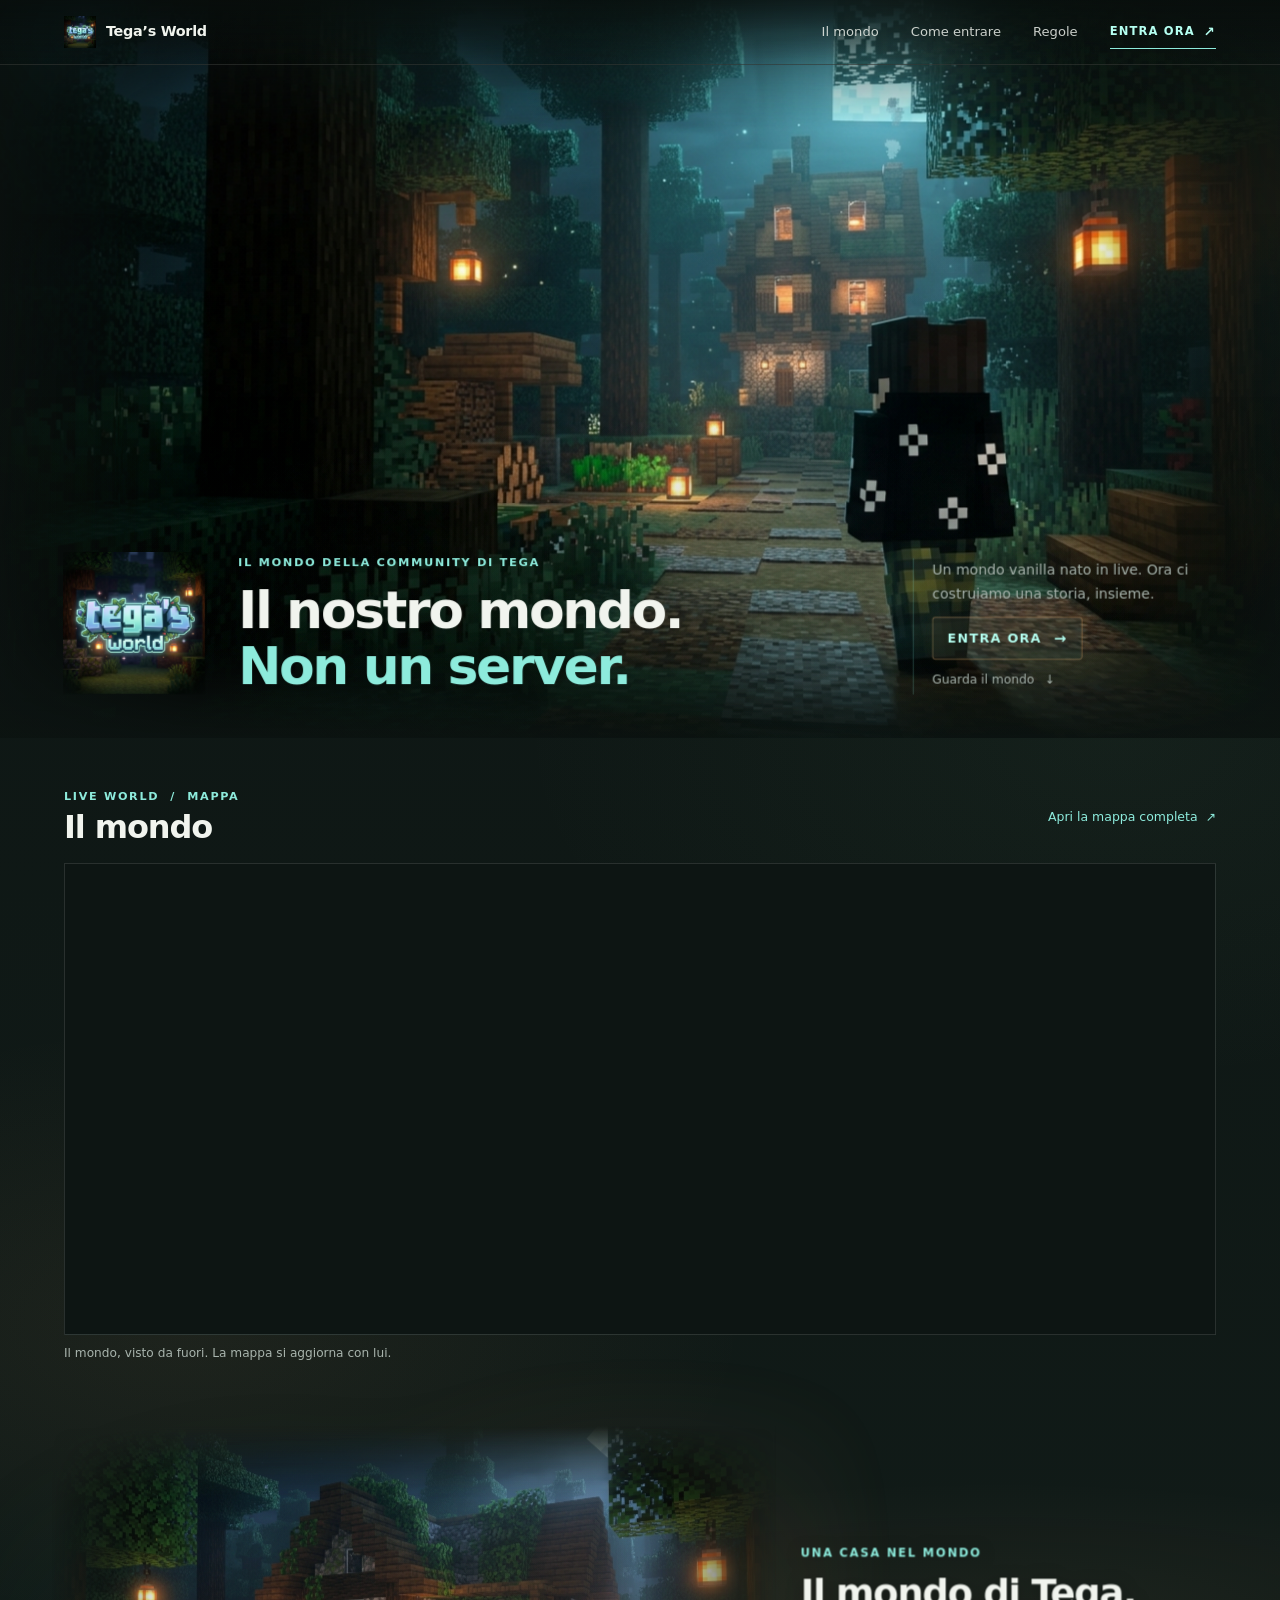
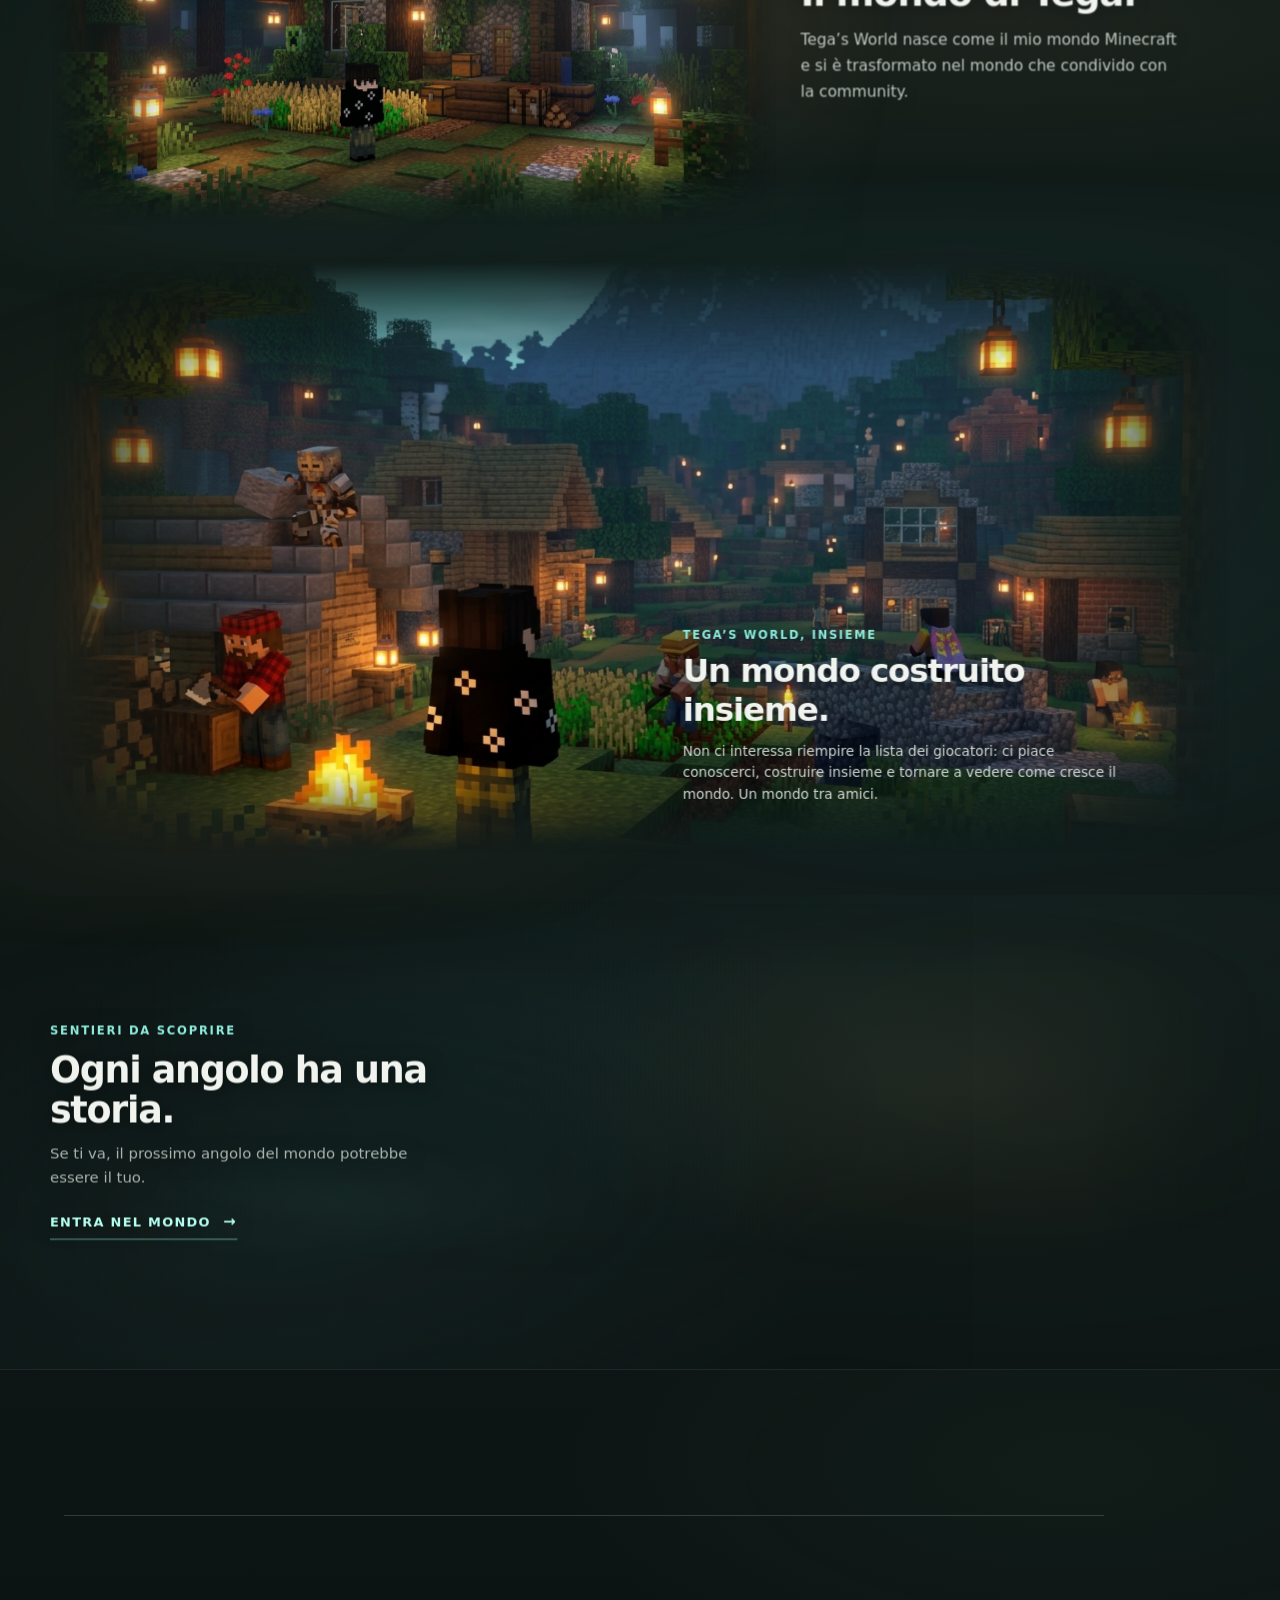
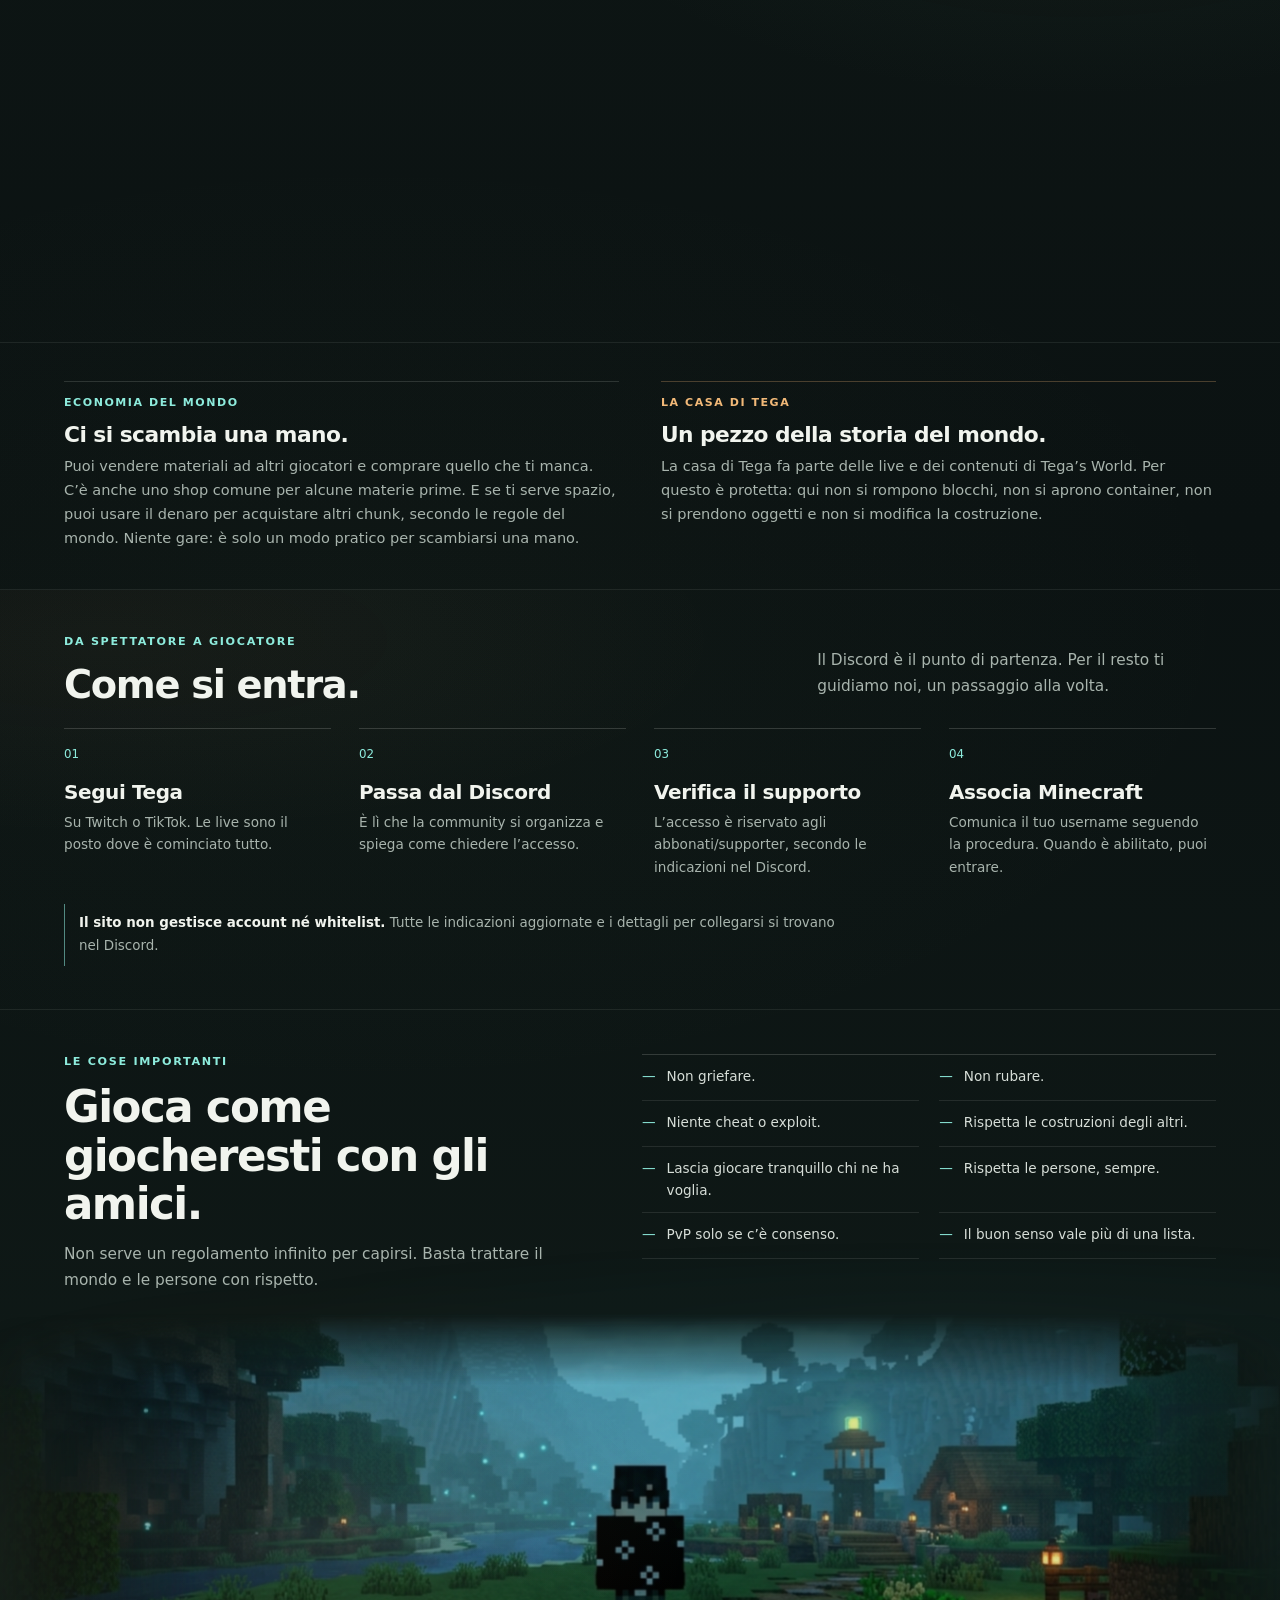
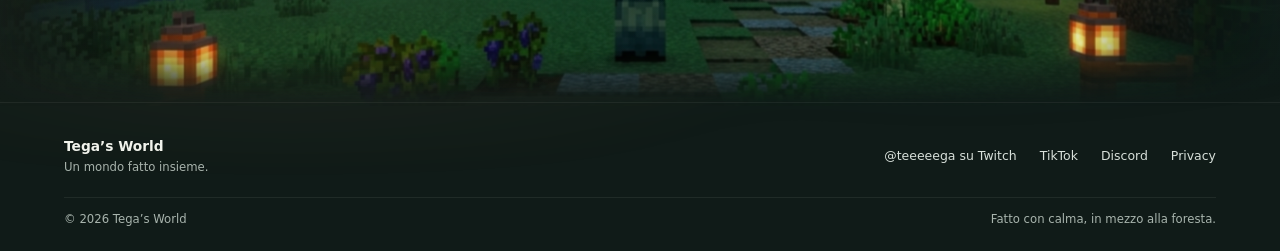
<file: index.html>
<!doctype html>
<html lang="it">
  <head>
    <meta charset="utf-8" />
    <meta name="viewport" content="width=device-width, initial-scale=1, viewport-fit=cover" />
    <meta
      name="description"
      content="Tega’s World è il mondo Minecraft vanilla della community di Tega: un posto per giocare, costruire e lasciare un pezzo di storia."
    />
    <meta name="theme-color" content="#0b1212" />
    <title>Tega’s World — Il nostro mondo, non un server</title>
    <link rel="icon" type="image/jpeg" href="/assets/tegas-world-mark.jpg" />
    <link rel="preload" as="image" href="/assets/01-hero-tega.jpg" fetchpriority="high" />
    <link rel="stylesheet" href="./styles.css" />
    <script src="/site-config.js" defer></script>
    <script src="/app.js" defer></script>
  </head>
  <body class="home-page">
    <a class="skip-link" href="#contenuto">Vai al contenuto</a>
    <header class="site-header site-header--overlay" data-site-header>
      <div class="container header-inner">
        <a class="brand" href="/" aria-label="Tega’s World, home">
          <img data-asset="logo" alt="" width="38" height="38" />
          <span>Tega’s World</span>
        </a>
        <button
          class="menu-toggle"
          type="button"
          aria-label="Apri il menu"
          aria-controls="site-navigation"
          aria-expanded="false"
          data-menu-toggle
        >
          <span class="menu-toggle__lines" aria-hidden="true"></span>
        </button>
        <nav class="site-nav" id="site-navigation" aria-label="Navigazione principale">
          <a href="#mondo">Il mondo</a>
          <a href="#come-funziona">Come entrare</a>
          <a href="#regole">Regole</a>
          <a class="nav-cta" href="/entra/">Entra ora <span aria-hidden="true">↗</span></a>
        </nav>
      </div>
    </header>

    <main id="contenuto">
      <section class="hero" aria-labelledby="hero-title">
        <div class="hero__visual">
          <div class="hero__atmosphere" aria-hidden="true" data-parallax="0.12"></div>
          <img
            src="/assets/01-hero-tega.jpg"
            alt="Tega cammina verso casa tra i sentieri e le lanterne del mondo Minecraft, di notte."
            width="1366"
            height="768"
            fetchpriority="high"
            data-parallax="0.2"
          />
          <div class="hero__motes" aria-hidden="true" data-parallax="0.9">
            <span class="hero__mote hero__mote--left"></span>
            <span class="hero__mote hero__mote--right"></span>
            <span class="hero__mote hero__mote--path"></span>
          </div>
          <div class="hero__overlay">
            <div class="container hero__content">
              <img
                class="hero__logo reveal"
                src="/assets/tegas-world-logo-optimized.jpg"
                alt="Logo illustrato di Tega’s World"
                width="768"
                height="768"
                data-parallax="0.84"
              />
              <div class="hero__copy reveal" data-parallax="0.72">
                <p class="eyebrow">Il mondo della community di Tega</p>
                <h1 class="hero__title" id="hero-title">
                  Il nostro mondo.<br />
                  <em>Non un server.</em>
                </h1>
              </div>
              <div class="hero__actions reveal" data-parallax="0.96">
                <p class="hero__description">Un mondo vanilla nato in live. Ora ci costruiamo una storia, insieme.</p>
                <a class="text-link hero__cta" href="/entra/">Entra ora <span aria-hidden="true">→</span></a>
                <a class="hero__map-link" href="#mondo">Guarda il mondo <span aria-hidden="true">↓</span></a>
              </div>
            </div>
          </div>
        </div>
      </section>

      <section class="world-section" id="mondo" aria-labelledby="world-title">
        <div class="container">
          <div class="world-section__heading reveal">
            <div>
              <p class="eyebrow">Live world&nbsp; / &nbsp;Mappa</p>
              <h2 class="section-heading" id="world-title">Il mondo</h2>
            </div>
            <a class="world-map-link" data-map-link target="_blank" rel="noopener noreferrer">
              Apri la mappa completa <span aria-hidden="true">↗</span>
            </a>
          </div>
          <div class="map-window reveal">
            <iframe
              title="Mappa live di Tega’s World, esplorabile in modo interattivo"
              loading="lazy"
              referrerpolicy="strict-origin-when-cross-origin"
              allowfullscreen
              data-map-frame
            ></iframe>
            <div class="map-window__fallback" data-map-fallback hidden>
              <p>La mappa non si apre qui. Nessun problema: puoi guardarla direttamente sul sito che la ospita.</p>
              <a class="button button--primary" data-map-link target="_blank" rel="noopener noreferrer">Apri la mappa <span class="button__arrow" aria-hidden="true">↗</span></a>
            </div>
          </div>
          <div class="map-caption">
            <span>Il mondo, visto da fuori. La mappa si aggiorna con lui.</span>
          </div>
        </div>
      </section>

      <section class="home-story" id="vita" aria-labelledby="story-title">
        <div class="container home-story__layout">
          <figure class="home-story__image reveal">
            <span class="scene-atmosphere scene-atmosphere--home" aria-hidden="true" data-parallax="0.52"></span>
            <img
              src="/assets/02-casa-tega.jpg"
              alt="La casa di Tega tra i campi, gli alberi e le lanterne del mondo."
              width="1366"
              height="768"
              loading="lazy"
              decoding="async"
              data-parallax="0.22"
            />
          </figure>
          <div class="home-story__copy reveal" data-parallax="0.76">
            <p class="eyebrow">Una casa nel mondo</p>
            <h2 class="section-heading" id="story-title">Il mondo di Tega.</h2>
            <p>Tega’s World nasce come il mio mondo Minecraft e si è trasformato nel mondo che condivido con la community.</p>
          </div>
        </div>
      </section>

      <section class="community-scene" aria-labelledby="community-title">
        <figure class="community-scene__image reveal">
          <span class="scene-atmosphere scene-atmosphere--community" aria-hidden="true" data-parallax="0.52"></span>
          <img
            src="/assets/03-community.jpg"
            alt="La community si ritrova nel villaggio, tra case illuminate e lanterne."
            width="1366"
            height="768"
            loading="lazy"
            decoding="async"
            data-parallax="0.22"
          />
          <div class="community-scene__embers" aria-hidden="true" data-parallax="0.9">
            <span class="community-scene__ember"></span>
            <span class="community-scene__ember"></span>
            <span class="community-scene__ember"></span>
          </div>
          <figcaption class="community-scene__caption" data-parallax="0.78">
            <p class="eyebrow">Tega’s World, insieme</p>
            <h2 id="community-title">Un mondo costruito insieme.</h2>
            <p>Non ci interessa riempire la lista dei giocatori: ci piace conoscerci, costruire insieme e tornare a vedere come cresce il mondo. Un mondo tra amici.</p>
          </figcaption>
        </figure>
      </section>

      <section class="exploration-section" aria-labelledby="exploration-title">
        <div class="container exploration-layout">
          <div class="exploration-copy reveal" data-parallax="0.74">
            <p class="eyebrow">Sentieri da scoprire</p>
            <h2 class="section-heading" id="exploration-title">Ogni angolo ha una storia.</h2>
            <p>Se ti va, il prossimo angolo del mondo potrebbe essere il tuo.</p>
            <a class="text-link" href="/entra/">Entra nel mondo <span aria-hidden="true">→</span></a>
          </div>
          <figure class="exploration-image reveal">
            <span class="scene-atmosphere scene-atmosphere--exploration" aria-hidden="true" data-parallax="0.52"></span>
            <img
              src="/assets/04-esplorazione.jpg"
              alt="Un sentiero tra gli alberi e la foschia blu, illuminato dalle lanterne."
              width="1366"
              height="768"
              loading="lazy"
              decoding="async"
              data-parallax="0.2"
            />
          </figure>
        </div>
      </section>

      <section class="feature-section" id="vita-del-mondo" aria-labelledby="features-title">
        <div class="container">
          <div class="feature-section__top reveal">
            <div>
              <p class="eyebrow">La vita del mondo</p>
              <h2 class="section-heading" id="features-title">Le cose che ci tengono qui.</h2>
            </div>
            <p class="section-copy">Niente di complicato. Solo quello che serve per giocare insieme e sentirsi a casa.</p>
          </div>
          <ol class="feature-list">
            <li class="feature reveal">
              <span class="feature__number">01</span>
              <h3>Vanilla survival</h3>
              <p>Il mondo resta Minecraft survival. Si esplora, si raccoglie, si costruisce: come piace a te.</p>
            </li>
            <li class="feature reveal">
              <span class="feature__number">02</span>
              <h3>Una community</h3>
              <p>Il mondo prende forma con chi lo abita. Ogni costruzione, grande o piccola, ne fa parte.</p>
            </li>
            <li class="feature reveal">
              <span class="feature__number">03</span>
              <h3>Costruzioni protette</h3>
              <p>Il sistema di claim protegge quello che costruisci, così puoi prenderti il tuo spazio con calma.</p>
            </li>
            <li class="feature reveal">
              <span class="feature__number">04</span>
              <h3>Scambi tra giocatori</h3>
              <p>Si vende quello che avanza, si compra quello che serve e si trova spazio per costruire.</p>
            </li>
            <li class="feature reveal">
              <span class="feature__number">05</span>
              <h3>Un mondo che cambia</h3>
              <p>Si esplora, si aggiunge una casa, una strada, un motivo per tornare — anche quando Tega è offline.</p>
            </li>
          </ol>
        </div>
      </section>

      <section class="details-section" aria-label="Economia e zona di Tega">
        <div class="container details-grid">
          <article class="detail-panel reveal">
            <span class="detail-panel__number">Economia del mondo</span>
            <h3>Ci si scambia una mano.</h3>
            <p>Puoi vendere materiali ad altri giocatori e comprare quello che ti manca. C’è anche uno shop comune per alcune materie prime. E se ti serve spazio, puoi usare il denaro per acquistare altri chunk, secondo le regole del mondo. Niente gare: è solo un modo pratico per scambiarsi una mano.</p>
          </article>
          <article class="detail-panel detail-panel--warm reveal">
            <span class="detail-panel__number">La casa di Tega</span>
            <h3>Un pezzo della storia del mondo.</h3>
            <p>La casa di Tega fa parte delle live e dei contenuti di Tega’s World. Per questo è protetta: qui non si rompono blocchi, non si aprono container, non si prendono oggetti e non si modifica la costruzione.</p>
          </article>
        </div>
      </section>

      <section class="process-section" id="come-funziona" aria-labelledby="process-title">
        <div class="container">
          <div class="process-heading reveal">
            <div>
              <p class="eyebrow">Da spettatore a giocatore</p>
              <h2 class="section-heading" id="process-title">Come si entra.</h2>
            </div>
            <p class="section-copy">Il Discord è il punto di partenza. Per il resto ti guidiamo noi, un passaggio alla volta.</p>
          </div>
          <div class="process-grid">
            <article class="process-step reveal">
              <span class="process-step__number">01</span>
              <h3>Segui Tega</h3>
              <p>Su Twitch o TikTok. Le live sono il posto dove è cominciato tutto.</p>
            </article>
            <article class="process-step reveal">
              <span class="process-step__number">02</span>
              <h3>Passa dal Discord</h3>
              <p>È lì che la community si organizza e spiega come chiedere l’accesso.</p>
            </article>
            <article class="process-step reveal">
              <span class="process-step__number">03</span>
              <h3>Verifica il supporto</h3>
              <p>L’accesso è riservato agli abbonati/supporter, secondo le indicazioni nel Discord.</p>
            </article>
            <article class="process-step reveal">
              <span class="process-step__number">04</span>
              <h3>Associa Minecraft</h3>
              <p>Comunica il tuo username seguendo la procedura. Quando è abilitato, puoi entrare.</p>
            </article>
          </div>
          <div class="process-note reveal"><span aria-hidden="true">↳</span><span><strong>Il sito non gestisce account né whitelist.</strong> Tutte le indicazioni aggiornate e i dettagli per collegarsi si trovano nel Discord.</span></div>
        </div>
      </section>

      <section class="rules-section" id="regole" aria-labelledby="rules-title">
        <div class="container rules-layout">
          <div class="reveal">
            <p class="eyebrow">Le cose importanti</p>
            <h2 class="section-heading" id="rules-title">Gioca come<br />giocheresti con gli amici.</h2>
            <p class="section-copy">Non serve un regolamento infinito per capirsi. Basta trattare il mondo e le persone con rispetto.</p>
          </div>
          <ul class="rules-list reveal">
            <li>Non griefare.</li>
            <li>Non rubare.</li>
            <li>Niente cheat o exploit.</li>
            <li>Rispetta le costruzioni degli altri.</li>
            <li>Lascia giocare tranquillo chi ne ha voglia.</li>
            <li>Rispetta le persone, sempre.</li>
            <li>PvP solo se c’è consenso.</li>
            <li>Il buon senso vale più di una lista.</li>
          </ul>
        </div>
      </section>

      <figure class="forest-banner container--wide reveal">
        <span class="scene-atmosphere scene-atmosphere--forest" aria-hidden="true" data-parallax="0.5"></span>
        <img
          src="/assets/05-forest-banner.jpg"
          alt="Un sentiero tra le lanterne attraversa la foresta del mondo di Tega."
          width="1366"
          height="768"
          loading="lazy"
          decoding="async"
          data-parallax="0.18"
        />
        <span class="forest-leaf" aria-hidden="true" data-parallax="0.9"></span>
      </figure>
    </main>

    <footer class="site-footer">
      <div class="container">
        <div class="footer-main">
          <div class="footer-brand"><strong>Tega’s World</strong><span>Un mondo fatto insieme.</span></div>
          <nav class="footer-links" aria-label="Link e community">
            <a data-social="twitch" target="_blank" rel="noopener noreferrer">@teeeeega su Twitch</a>
            <a data-social="tiktok" target="_blank" rel="noopener noreferrer">TikTok</a>
            <a data-social="discord" target="_blank" rel="noopener noreferrer">Discord</a>
            <a href="/privacy/">Privacy</a>
          </nav>
        </div>
        <div class="footer-meta">
          <p>© <span data-current-year></span> Tega’s World</p>
          <p>Fatto con calma, in mezzo alla foresta.</p>
        </div>
      </div>
    </footer>
  </body>
</html>
</file>
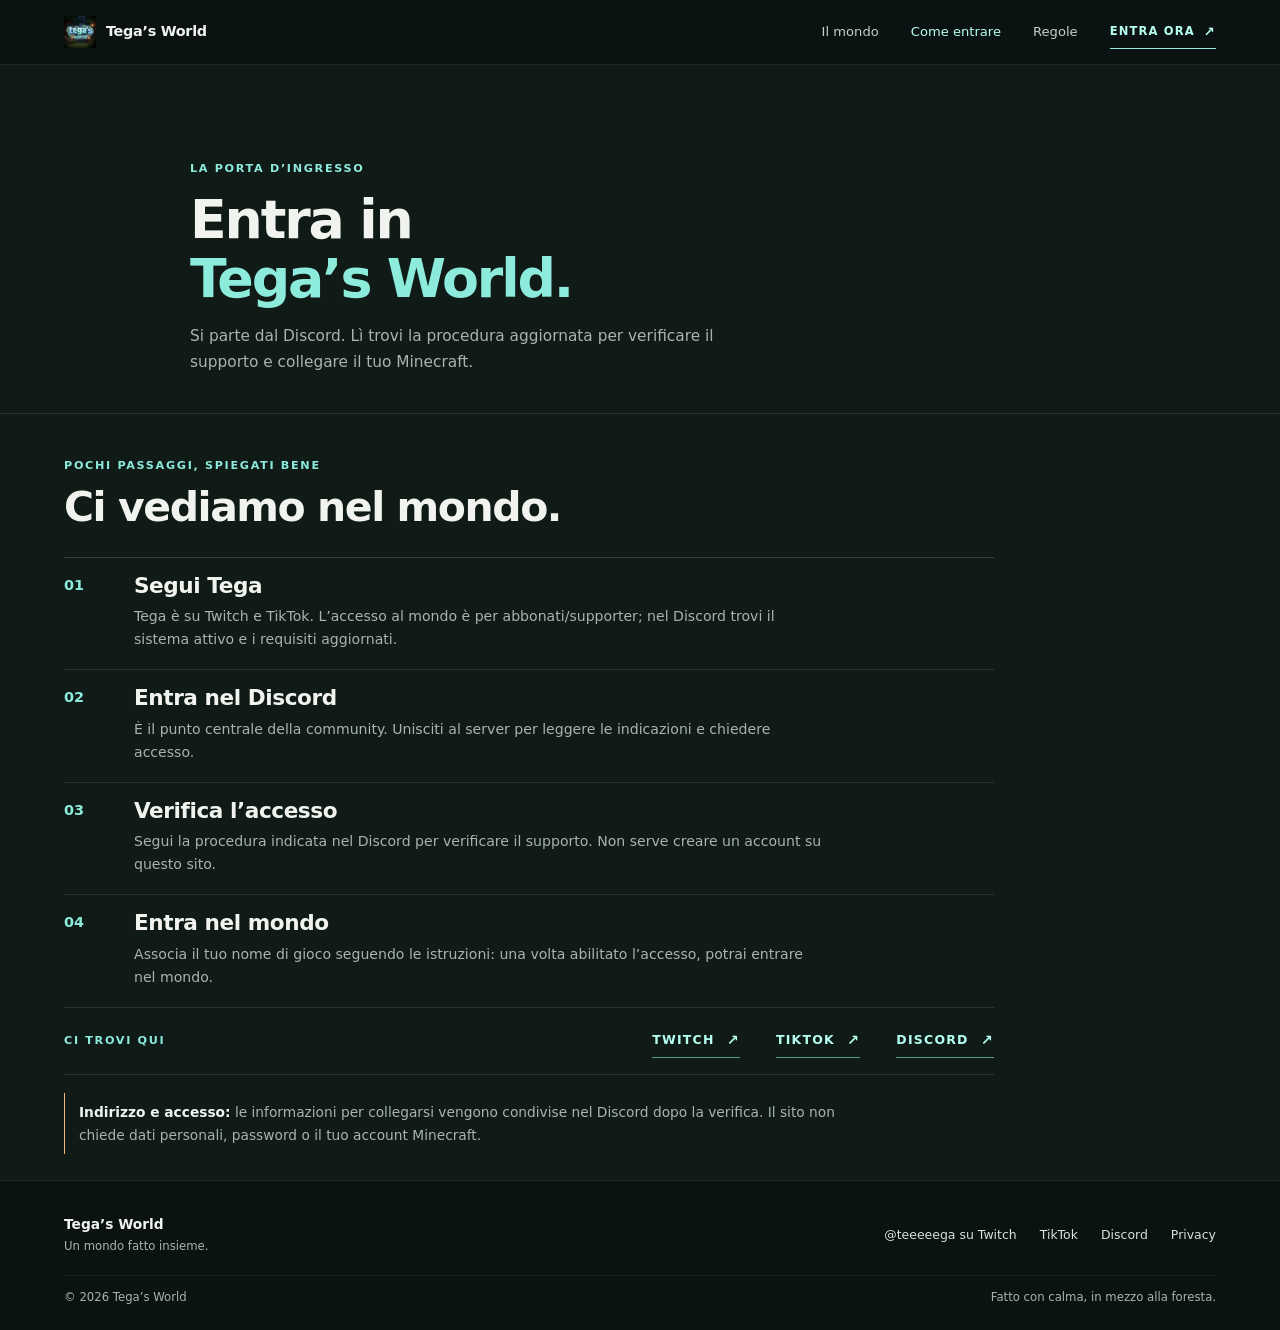
<file: entra/index.html>
<!doctype html>
<html lang="it">
  <head>
    <meta charset="utf-8" />
    <meta name="viewport" content="width=device-width, initial-scale=1, viewport-fit=cover" />
    <meta
      name="description"
      content="Vuoi entrare in Tega’s World? Trovi qui i passaggi: segui Tega, entra nel Discord e completa la verifica per giocare."
    />
    <meta name="theme-color" content="#0b1212" />
    <title>Entra in Tega’s World</title>
    <link rel="icon" type="image/jpeg" href="/assets/tegas-world-mark.jpg" />
    <link rel="stylesheet" href="/styles.css" />
    <script src="/site-config.js" defer></script>
    <script src="/app.js" defer></script>
  </head>
  <body>
    <a class="skip-link" href="#contenuto">Vai al contenuto</a>
    <header class="site-header" data-site-header>
      <div class="container header-inner">
        <a class="brand" href="/" aria-label="Tega’s World, home">
          <img data-asset="logo" alt="" width="38" height="38" />
          <span>Tega’s World</span>
        </a>
        <button class="menu-toggle" type="button" aria-label="Apri il menu" aria-controls="site-navigation" aria-expanded="false" data-menu-toggle>
          <span class="menu-toggle__lines" aria-hidden="true"></span>
        </button>
        <nav class="site-nav" id="site-navigation" aria-label="Navigazione principale">
          <a href="/#mondo">Il mondo</a>
          <a href="/#come-funziona" aria-current="page">Come entrare</a>
          <a href="/#regole">Regole</a>
          <a class="nav-cta" href="/entra/">Entra ora <span aria-hidden="true">↗</span></a>
        </nav>
      </div>
    </header>

    <main id="contenuto">
      <section class="inner-hero" aria-labelledby="page-title">
        <div class="container inner-hero__content">
          <p class="eyebrow">La porta d’ingresso</p>
          <h1 id="page-title">Entra in<br /><span>Tega’s World.</span></h1>
          <p class="inner-hero__lead">Si parte dal Discord. Lì trovi la procedura aggiornata per verificare il supporto e collegare il tuo Minecraft.</p>
        </div>
      </section>

      <section class="steps-section" aria-labelledby="steps-title">
        <div class="container">
          <p class="eyebrow">Pochi passaggi, spiegati bene</p>
          <h2 class="section-heading" id="steps-title">Ci vediamo nel mondo.</h2>
          <ol class="steps-list">
            <li class="reveal">
              <div>
                <h2>Segui Tega</h2>
                <p>Tega è su Twitch e TikTok. L’accesso al mondo è per abbonati/supporter; nel Discord trovi il sistema attivo e i requisiti aggiornati.</p>
              </div>
            </li>
            <li class="reveal">
              <div>
                <h2>Entra nel Discord</h2>
                <p>È il punto centrale della community. Unisciti al server per leggere le indicazioni e chiedere accesso.</p>
              </div>
            </li>
            <li class="reveal">
              <div>
                <h2>Verifica l’accesso</h2>
                <p>Segui la procedura indicata nel Discord per verificare il supporto. Non serve creare un account su questo sito.</p>
              </div>
            </li>
            <li class="reveal">
              <div>
                <h2>Entra nel mondo</h2>
                <p>Associa il tuo nome di gioco seguendo le istruzioni: una volta abilitato l’accesso, potrai entrare nel mondo.</p>
              </div>
            </li>
          </ol>
          <div class="entry-links">
            <span class="eyebrow">Ci trovi qui</span>
            <div class="social-actions" aria-label="Canali ufficiali">
              <a class="text-link" data-social="twitch" target="_blank" rel="noopener noreferrer">Twitch <span aria-hidden="true">↗</span></a>
              <a class="text-link" data-social="tiktok" target="_blank" rel="noopener noreferrer">TikTok <span aria-hidden="true">↗</span></a>
              <a class="text-link" data-social="discord" target="_blank" rel="noopener noreferrer">Discord <span aria-hidden="true">↗</span></a>
            </div>
          </div>
          <aside class="entry-note reveal">
            <strong>Indirizzo e accesso:</strong> le informazioni per collegarsi vengono condivise nel Discord dopo la verifica. Il sito non chiede dati personali, password o il tuo account Minecraft.
          </aside>
          <aside class="entry-note" data-server-address hidden>
            <strong>Indirizzo del mondo:</strong> <code data-server-ip></code>
          </aside>
        </div>
      </section>

    </main>

    <footer class="site-footer">
      <div class="container">
        <div class="footer-main">
          <div class="footer-brand"><strong>Tega’s World</strong><span>Un mondo fatto insieme.</span></div>
          <nav class="footer-links" aria-label="Link e community">
            <a data-social="twitch" target="_blank" rel="noopener noreferrer">@teeeeega su Twitch</a>
            <a data-social="tiktok" target="_blank" rel="noopener noreferrer">TikTok</a>
            <a data-social="discord" target="_blank" rel="noopener noreferrer">Discord</a>
            <a href="/privacy/">Privacy</a>
          </nav>
        </div>
        <div class="footer-meta">
          <p>© <span data-current-year></span> Tega’s World</p>
          <p>Fatto con calma, in mezzo alla foresta.</p>
        </div>
      </div>
    </footer>
  </body>
</html>
</file>
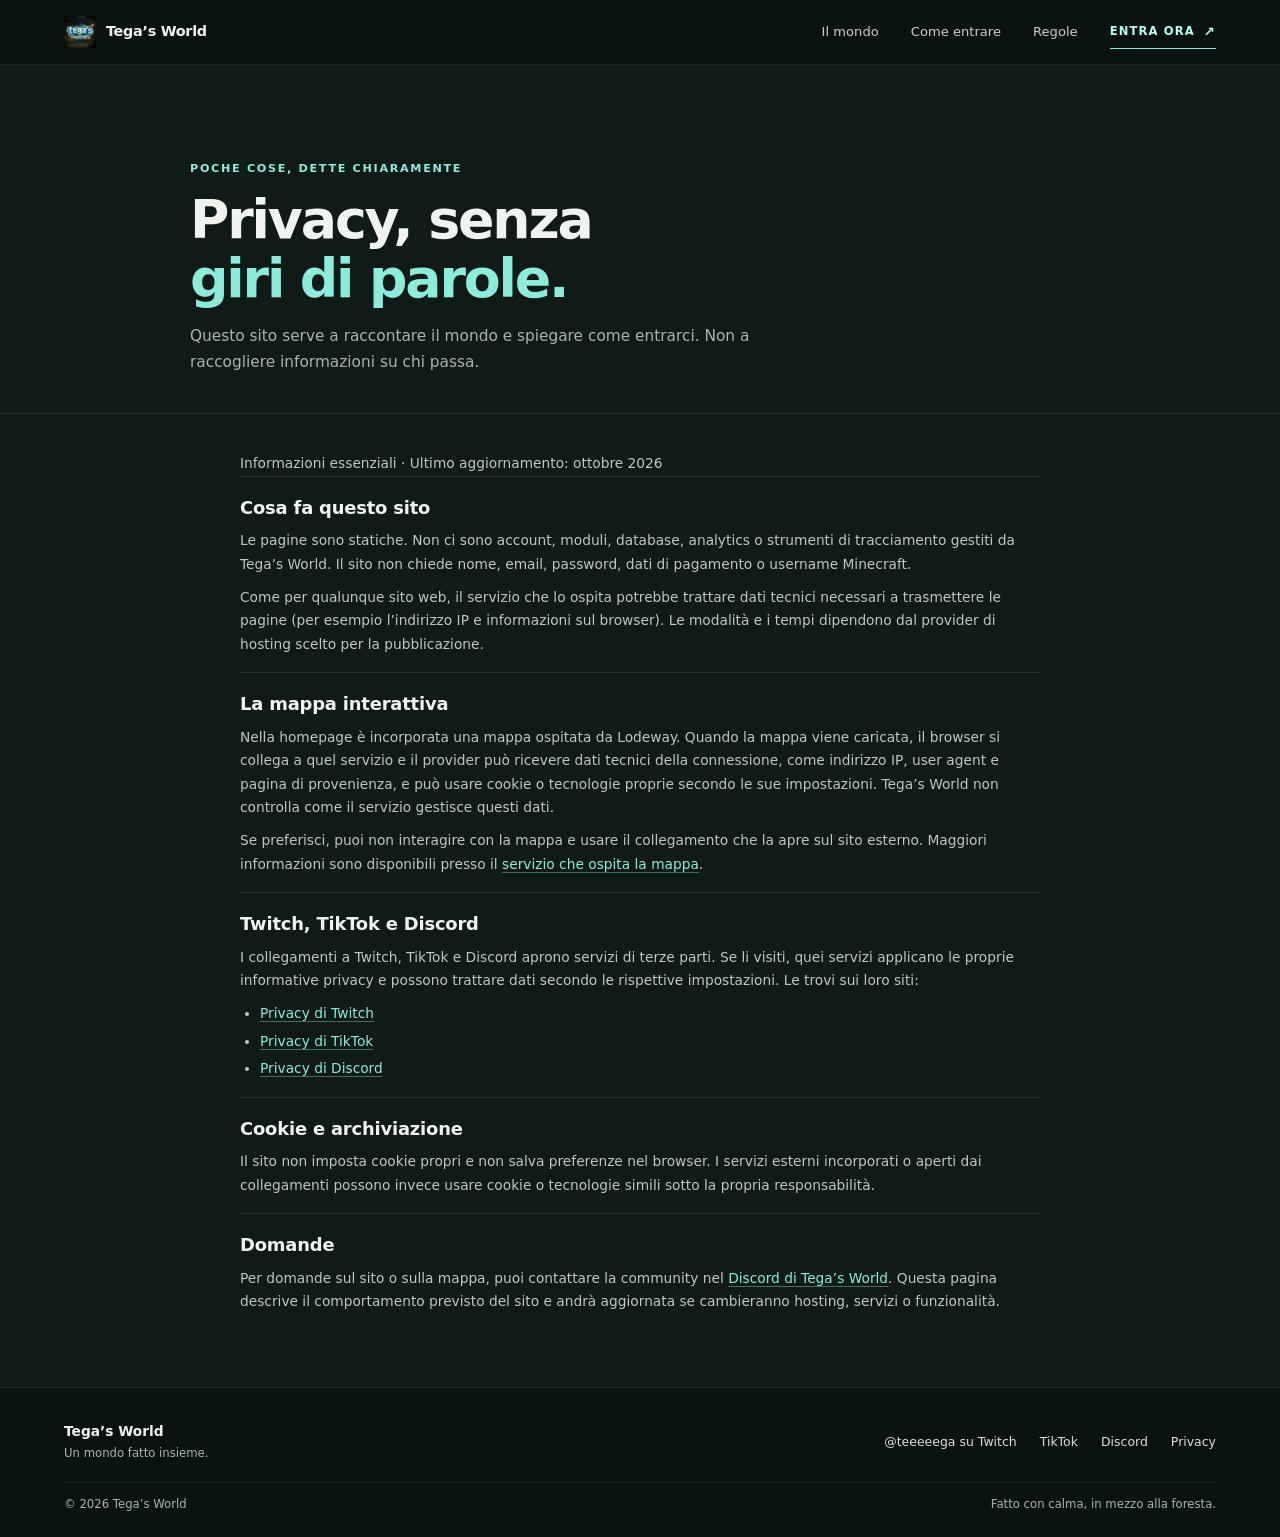
<file: privacy/index.html>
<!doctype html>
<html lang="it">
  <head>
    <meta charset="utf-8" />
    <meta name="viewport" content="width=device-width, initial-scale=1, viewport-fit=cover" />
    <meta name="description" content="Informazioni essenziali su privacy, mappa e servizi esterni usati dal sito di Tega’s World." />
    <meta name="theme-color" content="#0b1212" />
    <title>Privacy — Tega’s World</title>
    <link rel="icon" type="image/jpeg" href="/assets/tegas-world-mark.jpg" />
    <link rel="stylesheet" href="/styles.css" />
    <script src="/site-config.js" defer></script>
    <script src="/app.js" defer></script>
  </head>
  <body>
    <a class="skip-link" href="#contenuto">Vai al contenuto</a>
    <header class="site-header" data-site-header>
      <div class="container header-inner">
        <a class="brand" href="/" aria-label="Tega’s World, home">
          <img data-asset="logo" alt="" width="38" height="38" />
          <span>Tega’s World</span>
        </a>
        <button class="menu-toggle" type="button" aria-label="Apri il menu" aria-controls="site-navigation" aria-expanded="false" data-menu-toggle>
          <span class="menu-toggle__lines" aria-hidden="true"></span>
        </button>
        <nav class="site-nav" id="site-navigation" aria-label="Navigazione principale">
          <a href="/#mondo">Il mondo</a>
          <a href="/#come-funziona">Come entrare</a>
          <a href="/#regole">Regole</a>
          <a class="nav-cta" href="/entra/">Entra ora <span aria-hidden="true">↗</span></a>
        </nav>
      </div>
    </header>

    <main id="contenuto">
      <section class="inner-hero" aria-labelledby="page-title">
        <div class="container inner-hero__content">
          <p class="eyebrow">Poche cose, dette chiaramente</p>
          <h1 id="page-title">Privacy, senza<br /><span>giri di parole.</span></h1>
          <p class="inner-hero__lead">Questo sito serve a raccontare il mondo e spiegare come entrarci. Non a raccogliere informazioni su chi passa.</p>
        </div>
      </section>

      <section class="privacy-content">
        <div class="container privacy-document">
          <p class="privacy-updated">Informazioni essenziali · Ultimo aggiornamento: ottobre 2026</p>

          <section aria-labelledby="privacy-data">
            <h2 id="privacy-data">Cosa fa questo sito</h2>
            <p>Le pagine sono statiche. Non ci sono account, moduli, database, analytics o strumenti di tracciamento gestiti da Tega’s World. Il sito non chiede nome, email, password, dati di pagamento o username Minecraft.</p>
            <p>Come per qualunque sito web, il servizio che lo ospita potrebbe trattare dati tecnici necessari a trasmettere le pagine (per esempio l’indirizzo IP e informazioni sul browser). Le modalità e i tempi dipendono dal provider di hosting scelto per la pubblicazione.</p>
          </section>

          <section aria-labelledby="privacy-map">
            <h2 id="privacy-map">La mappa interattiva</h2>
            <p>Nella homepage è incorporata una mappa ospitata da Lodeway. Quando la mappa viene caricata, il browser si collega a quel servizio e il provider può ricevere dati tecnici della connessione, come indirizzo IP, user agent e pagina di provenienza, e può usare cookie o tecnologie proprie secondo le sue impostazioni. Tega’s World non controlla come il servizio gestisce questi dati.</p>
            <p>Se preferisci, puoi non interagire con la mappa e usare il collegamento che la apre sul sito esterno. Maggiori informazioni sono disponibili presso il <a data-map-link target="_blank" rel="noopener noreferrer">servizio che ospita la mappa</a>.</p>
          </section>

          <section aria-labelledby="privacy-links">
            <h2 id="privacy-links">Twitch, TikTok e Discord</h2>
            <p>I collegamenti a Twitch, TikTok e Discord aprono servizi di terze parti. Se li visiti, quei servizi applicano le proprie informative privacy e possono trattare dati secondo le rispettive impostazioni. Le trovi sui loro siti:</p>
            <ul>
              <li><a href="https://www.twitch.tv/p/legal/privacy-notice/" target="_blank" rel="noopener noreferrer">Privacy di Twitch</a></li>
              <li><a href="https://www.tiktok.com/legal/page/eea/privacy-policy/it" target="_blank" rel="noopener noreferrer">Privacy di TikTok</a></li>
              <li><a href="https://discord.com/privacy" target="_blank" rel="noopener noreferrer">Privacy di Discord</a></li>
            </ul>
          </section>

          <section aria-labelledby="privacy-storage">
            <h2 id="privacy-storage">Cookie e archiviazione</h2>
            <p>Il sito non imposta cookie propri e non salva preferenze nel browser. I servizi esterni incorporati o aperti dai collegamenti possono invece usare cookie o tecnologie simili sotto la propria responsabilità.</p>
          </section>

          <section aria-labelledby="privacy-contact">
            <h2 id="privacy-contact">Domande</h2>
            <p>Per domande sul sito o sulla mappa, puoi contattare la community nel <a data-social="discord" target="_blank" rel="noopener noreferrer">Discord di Tega’s World</a>. Questa pagina descrive il comportamento previsto del sito e andrà aggiornata se cambieranno hosting, servizi o funzionalità.</p>
          </section>
        </div>
      </section>
    </main>

    <footer class="site-footer">
      <div class="container">
        <div class="footer-main">
          <div class="footer-brand"><strong>Tega’s World</strong><span>Un mondo fatto insieme.</span></div>
          <nav class="footer-links" aria-label="Link e community">
            <a data-social="twitch" target="_blank" rel="noopener noreferrer">@teeeeega su Twitch</a>
            <a data-social="tiktok" target="_blank" rel="noopener noreferrer">TikTok</a>
            <a data-social="discord" target="_blank" rel="noopener noreferrer">Discord</a>
            <a href="/privacy/" aria-current="page">Privacy</a>
          </nav>
        </div>
        <div class="footer-meta">
          <p>© <span data-current-year></span> Tega’s World</p>
          <p>Fatto con calma, in mezzo alla foresta.</p>
        </div>
      </div>
    </footer>
  </body>
</html>
</file>
<file: styles.css>
:root {
  color-scheme: dark;
  --color-forest: #101b18;
  --color-forestDeep: #0b1212;
  --color-surface: #17221f;
  --color-surfaceRaised: #1d2925;
  --color-cyan: #8debdc;
  --color-cyanStrong: #b5fff1;
  --color-text: #f1f4ee;
  --color-textMuted: #a8b4ad;
  --color-lantern: #d9a56f;
  --page-width: 1200px;
  --page-width-wide: 1480px;
  --page-gutter: clamp(22px, 5vw, 76px);
  --font-body: Inter, ui-sans-serif, system-ui, -apple-system, BlinkMacSystemFont, "Segoe UI", sans-serif;
  --font-display: var(--font-body);
  --section-space: clamp(48px, 6.5vw, 78px);
  --scene-edge-mask:
    linear-gradient(90deg, transparent 0%, #000 16%, #000 84%, transparent 100%),
    linear-gradient(180deg, transparent 0%, #000 18%, #000 86%, transparent 100%),
    radial-gradient(ellipse 98% 78% at 45% 43%, #000 66%, transparent 100%),
    radial-gradient(ellipse 86% 98% at 59% 61%, #000 78%, transparent 100%);
  --logo-edge-mask: radial-gradient(ellipse 70% 72% at center, #000 74%, transparent 100%);
}

.hero__visual::before,
.hero__visual > img,
.hero__motes,
.home-story__image::after,
.home-story__image img,
.community-scene__image::after,
.community-scene__image > img,
.exploration-image::before,
.exploration-image::after,
.exploration-image img,
.forest-banner::after,
.forest-banner img {
  -webkit-mask-composite: source-in;
  mask-composite: intersect;
  -webkit-mask-repeat: no-repeat;
  mask-repeat: no-repeat;
}

* {
  box-sizing: border-box;
}

html {
  min-width: 320px;
  scroll-behavior: smooth;
  scroll-padding-top: 84px;
  background: var(--color-forestDeep);
}

body {
  min-width: 320px;
  margin: 0;
  background: var(--color-forest);
  color: var(--color-text);
  font-family: var(--font-body);
  font-size: 15px;
  line-height: 1.65;
  -webkit-font-smoothing: antialiased;
  text-rendering: optimizeLegibility;
}

body.home-page main {
  position: relative;
  isolation: isolate;
  overflow-x: clip;
  background: transparent;
}

body.home-page main::before {
  position: absolute;
  z-index: -1;
  inset: 0;
  background:
    radial-gradient(ellipse 72vw 28rem at 66% 4%, rgb(96 151 138 / 11%), transparent 80%),
    radial-gradient(ellipse 56vw 24rem at 15% 27%, rgb(217 165 111 / 7%), transparent 78%),
    radial-gradient(ellipse 76vw 34rem at 71% 48%, rgb(77 144 149 / 6%), transparent 82%),
    radial-gradient(ellipse 84vw 36rem at 29% 78%, rgb(114 147 93 / 4%), transparent 82%),
    linear-gradient(180deg, #0d1513 0%, #111b18 36%, #0b1212 76%, #101b18 100%);
  content: "";
  pointer-events: none;
}

body.home-page main > section {
  background-color: transparent;
}

body.home-page .site-footer {
  border-top-color: rgb(241 244 238 / 6%);
  background-color: transparent;
}

body,
button,
a {
  -webkit-tap-highlight-color: transparent;
}

img,
iframe {
  display: block;
}

img {
  max-width: 100%;
}

a {
  color: inherit;
  text-decoration: none;
}

button {
  color: inherit;
  font: inherit;
}

button,
a {
  touch-action: manipulation;
}

::selection {
  color: var(--color-forestDeep);
  background: var(--color-cyan);
}

:focus-visible {
  outline: 2px solid var(--color-cyanStrong);
  outline-offset: 5px;
}

.skip-link {
  position: fixed;
  z-index: 50;
  top: 12px;
  left: 12px;
  padding: 10px 16px;
  transform: translateY(-160%);
  background: var(--color-cyanStrong);
  color: var(--color-forestDeep);
  font-weight: 750;
}

.skip-link:focus {
  transform: translateY(0);
}

.container {
  width: min(var(--page-width), calc(100% - var(--page-gutter) * 2));
  margin-inline: auto;
}

.container--wide {
  width: min(var(--page-width-wide), calc(100% - var(--page-gutter) * 2));
}

.eyebrow {
  margin: 0 0 18px;
  color: var(--color-cyan);
  font-size: 0.7rem;
  font-weight: 650;
  letter-spacing: 0.15em;
  line-height: 1.5;
  text-transform: uppercase;
}

.section-heading {
  max-width: 780px;
  margin: 0;
  font-family: var(--font-display);
  font-size: clamp(1.7rem, 3vw, 2.55rem);
  font-weight: 650;
  letter-spacing: -0.035em;
  line-height: 1.12;
}

.section-heading em,
.hero__title em {
  color: var(--color-cyan);
  font-style: normal;
  font-weight: 650;
}

.section-copy {
  max-width: 520px;
  margin: 0;
  color: var(--color-textMuted);
  font-size: 0.96rem;
  line-height: 1.7;
}

.site-header {
  position: relative;
  z-index: 20;
  width: 100%;
  border-bottom: 1px solid rgb(241 244 238 / 9%);
  background: var(--color-forestDeep);
}

.site-header--overlay {
  position: absolute;
  top: 0;
  left: 0;
  border-bottom-color: rgb(241 244 238 / 11%);
  background: linear-gradient(180deg, rgb(7 12 10 / 56%), transparent);
}

.header-inner {
  display: flex;
  min-height: 64px;
  align-items: center;
  justify-content: space-between;
  gap: 26px;
}

.brand {
  display: inline-flex;
  min-width: 0;
  align-items: center;
  gap: 10px;
  font-size: 0.9rem;
  font-weight: 660;
  letter-spacing: -0.02em;
  white-space: nowrap;
}

.brand img {
  width: 32px;
  height: 32px;
  flex: 0 0 auto;
  object-fit: cover;
  object-position: center;
}

.brand span {
  overflow: hidden;
  text-overflow: ellipsis;
}

.site-nav {
  display: flex;
  align-items: center;
  gap: clamp(18px, 2.5vw, 32px);
  color: rgb(241 244 238 / 83%);
  font-size: 0.82rem;
  font-weight: 510;
}

.site-nav a:not(.nav-cta) {
  transition: color 180ms ease;
}

.site-nav a:not(.nav-cta):hover,
.site-nav a[aria-current="page"] {
  color: var(--color-cyanStrong);
}

.nav-cta {
  display: inline-flex;
  min-height: 34px;
  align-items: center;
  gap: 9px;
  border-bottom: 1px solid var(--color-cyan);
  color: var(--color-cyanStrong);
  font-size: 0.72rem;
  font-weight: 700;
  letter-spacing: 0.1em;
  text-transform: uppercase;
  transition: color 180ms ease, border-color 180ms ease;
}

.nav-cta:hover {
  border-color: var(--color-text);
  color: var(--color-text);
}

.menu-toggle {
  display: none;
  width: 42px;
  height: 42px;
  align-items: center;
  justify-content: center;
  border: 1px solid rgb(241 244 238 / 18%);
  border-radius: 2px;
  background: transparent;
  cursor: pointer;
}

.menu-toggle__lines,
.menu-toggle__lines::before,
.menu-toggle__lines::after {
  position: relative;
  display: block;
  width: 18px;
  height: 1px;
  background: var(--color-text);
  transition: transform 180ms ease, background-color 180ms ease;
}

.menu-toggle__lines::before,
.menu-toggle__lines::after {
  position: absolute;
  left: 0;
  content: "";
}

.menu-toggle__lines::before {
  transform: translateY(-6px);
}

.menu-toggle__lines::after {
  transform: translateY(6px);
}

.is-menu-open .menu-toggle__lines {
  background: transparent;
}

.is-menu-open .menu-toggle__lines::before {
  transform: rotate(45deg);
}

.is-menu-open .menu-toggle__lines::after {
  transform: rotate(-45deg);
}

.hero {
  position: relative;
  isolation: isolate;
  overflow: hidden;
  background: transparent;
}

.hero__visual {
  position: relative;
  height: clamp(520px, 82svh, 760px);
  overflow: hidden;
  perspective: 1500px;
  transform-style: preserve-3d;
  background: transparent;
}

.hero__atmosphere {
  position: absolute;
  z-index: 0;
  inset: -6%;
  background: url("/assets/01-hero-tega.jpg") center 46% / cover no-repeat;
  filter: blur(26px) saturate(1.08) brightness(0.78);
  opacity: 0.24;
  pointer-events: none;
  transform: translate3d(0, var(--parallax-y, 0px), -38px) scale(1.08);
  -webkit-mask-image: linear-gradient(180deg, #000 0%, #000 68%, transparent 100%);
  mask-image: linear-gradient(180deg, #000 0%, #000 68%, transparent 100%);
}

.hero__visual::before,
.hero__visual::after {
  position: absolute;
  z-index: 2;
  inset: 0;
  content: "";
  pointer-events: none;
}

.hero__visual::before {
  -webkit-mask-image: var(--scene-edge-mask);
  mask-image: var(--scene-edge-mask);
  background:
    radial-gradient(ellipse 7% 14% at 36% 30%, rgb(255 190 116 / 12%), transparent 100%),
    radial-gradient(ellipse 6% 12% at 91% 25%, rgb(255 190 116 / 10%), transparent 100%),
    radial-gradient(ellipse 32% 32% at 72% 10%, rgb(125 218 210 / 6%), transparent 100%),
    radial-gradient(ellipse 42% 28% at 48% 84%, rgb(88 132 99 / 5%), transparent 100%);
  opacity: 0.9;
  mix-blend-mode: screen;
  transform: translate3d(0, var(--parallax-y, 0px), 0);
}

.hero__visual::after {
  background: linear-gradient(0deg, rgb(7 12 10 / 5%), transparent 48%);
}

.hero__visual > img {
  position: relative;
  z-index: 1;
  width: 100%;
  height: 100%;
  transform: translate3d(0, var(--parallax-y, 0px), -12px) scale(1.025);
  -webkit-mask-image: var(--scene-edge-mask);
  mask-image: var(--scene-edge-mask);
}

.hero__visual > img {
  object-fit: cover;
  object-position: center 46%;
}

.hero__atmosphere.parallax-active,
.hero__visual.parallax-active::before,
.hero__visual > img.parallax-active,
.hero__motes.parallax-active,
.hero__logo.parallax-active,
.hero__copy.parallax-active,
.hero__actions.parallax-active,
.scene-atmosphere.parallax-active,
.home-story__image img.parallax-active,
.home-story__copy.parallax-active,
.community-scene__image > img.parallax-active,
.community-scene__caption.parallax-active,
.community-scene__embers.parallax-active,
.exploration-image img.parallax-active,
.exploration-copy.parallax-active,
.forest-banner img.parallax-active,
.forest-leaf.parallax-active {
  will-change: transform;
}

.hero__overlay {
  position: absolute;
  z-index: 4;
  inset: 0;
  display: flex;
  align-items: flex-end;
  padding-bottom: clamp(24px, 5svh, 48px);
  background: linear-gradient(0deg, rgb(7 12 10 / 16%), rgb(7 12 10 / 7%) 36%, transparent 72%);
}

.hero__content {
  position: relative;
  display: grid;
  grid-template-columns: clamp(94px, 11vw, 140px) minmax(0, 1fr) minmax(220px, 0.55fr);
  align-items: end;
  gap: clamp(18px, 3vw, 38px);
  transform-style: preserve-3d;
}

.hero__motes {
  position: absolute;
  z-index: 3;
  inset: 0;
  overflow: hidden;
  pointer-events: none;
  transform: translate3d(0, var(--parallax-y, 0px), 18px);
  -webkit-mask-image: var(--scene-edge-mask);
  mask-image: var(--scene-edge-mask);
}

.hero__mote {
  position: absolute;
  width: 2px;
  height: 2.5px;
  border-radius: 54% 46% 62% 38%;
  background: #ffe0ad;
  box-shadow: 0 0 3px 0.5px rgb(255 190 116 / 16%);
  filter: blur(0.25px);
  opacity: 0;
}

.hero__mote--left {
  top: 30%;
  left: 36%;
}

.hero__mote--right {
  top: 25%;
  left: 90%;
}

.hero__mote--path {
  top: 57%;
  left: 57%;
  width: 1px;
  height: 1px;
}

.hero__logo {
  width: 100%;
  height: auto;
  aspect-ratio: 1;
  object-fit: cover;
  mix-blend-mode: screen;
  --scene-z: 24px;
  transform: translate3d(0, var(--parallax-y, 0px), 24px);
  -webkit-mask-image: var(--logo-edge-mask);
  mask-image: var(--logo-edge-mask);
}

.hero__copy .eyebrow {
  margin-bottom: 10px;
}

.hero__copy {
  max-width: 760px;
  --scene-z: 18px;
  transform: translate3d(0, var(--parallax-y, 0px), 18px);
}

.hero__title {
  margin: 0;
  font-family: var(--font-display);
  font-size: clamp(2rem, 4vw, 3.25rem);
  font-weight: 650;
  letter-spacing: -0.045em;
  line-height: 1.08;
}

.hero__title em {
  font-style: normal;
}

.hero-title__mobile-break {
  display: none;
}

.hero__actions {
  justify-self: end;
  width: min(100%, 300px);
  padding: 0 0 4px 18px;
  border-left: 1px solid rgb(141 235 220 / 24%);
  --scene-z: 30px;
  transform: translate3d(0, var(--parallax-y, 0px), 30px);
}

.hero__description {
  max-width: 300px;
  margin: 0 0 12px;
  color: var(--color-textMuted);
  font-size: 0.86rem;
  line-height: 1.65;
}

.text-link {
  display: inline-flex;
  min-height: 34px;
  align-items: center;
  gap: 12px;
  border-bottom: 1px solid rgb(141 235 220 / 62%);
  color: var(--color-cyanStrong);
  font-size: 0.78rem;
  font-weight: 700;
  letter-spacing: 0.1em;
  line-height: 1.3;
  text-transform: uppercase;
  transition: color 180ms ease, border-color 180ms ease;
}

.text-link:hover {
  border-color: var(--color-text);
  color: var(--color-text);
}

.text-link span,
.nav-cta span {
  font-size: 1.15em;
  transition: transform 180ms ease;
}

.text-link:hover span,
.nav-cta:hover span {
  transform: translateX(3px);
}

.hero__cta {
  min-height: 42px;
  padding: 0 14px;
  border: 1px solid rgb(217 165 111 / 38%);
  border-radius: 3px;
  background:
    linear-gradient(115deg, rgb(217 165 111 / 9%), rgb(141 235 220 / 5%)),
    rgb(10 18 16 / 28%);
  box-shadow:
    inset 0 1px 0 rgb(255 255 255 / 6%),
    0 4px 14px rgb(5 10 8 / 18%),
    0 0 16px rgb(217 165 111 / 7%);
  transition:
    color 180ms ease,
    border-color 180ms ease,
    background-color 180ms ease,
    box-shadow 180ms ease,
    transform 180ms ease;
}

.hero__cta:hover {
  transform: translateY(-1px);
  border-color: rgb(217 165 111 / 60%);
  background:
    linear-gradient(115deg, rgb(217 165 111 / 13%), rgb(141 235 220 / 7%)),
    rgb(10 18 16 / 36%);
  box-shadow:
    inset 0 1px 0 rgb(255 255 255 / 8%),
    0 5px 16px rgb(5 10 8 / 22%),
    0 0 18px rgb(217 165 111 / 11%);
}

.hero__cta:focus-visible {
  outline: 2px solid var(--color-cyanStrong);
  outline-offset: 3px;
}

.hero__map-link {
  display: flex;
  width: fit-content;
  align-items: center;
  gap: 10px;
  margin-top: 10px;
  color: var(--color-textMuted);
  font-size: 0.75rem;
  transition: color 180ms ease;
}

.hero__map-link:hover {
  color: var(--color-text);
}

.world-section {
  padding: clamp(32px, 4vw, 52px) 0 20px;
  background:
    radial-gradient(ellipse at 87% 0%, rgb(114 168 124 / 6%), transparent 38%),
    #0e1613;
}

.world-section__heading {
  display: grid;
  grid-template-columns: minmax(0, 1fr) auto;
  align-items: center;
  gap: 24px;
  margin-bottom: 17px;
}

.world-section__heading .eyebrow {
  margin-bottom: 4px;
}

.world-section__heading .section-heading {
  font-size: clamp(1.45rem, 2.7vw, 2rem);
}

.world-map-link {
  display: inline-flex;
  align-items: center;
  gap: 8px;
  color: var(--color-cyan);
  font-size: 0.78rem;
  transition: color 180ms ease;
}

.world-map-link:hover {
  color: var(--color-text);
}

.map-window {
  position: relative;
  overflow: hidden;
  min-height: 320px;
  border: 1px solid rgb(241 244 238 / 12%);
  background:
    radial-gradient(ellipse at 15% 0%, rgb(141 235 220 / 5%), transparent 48%),
    #0d1513;
}

.map-window iframe {
  width: 100%;
  height: clamp(320px, 38vw, 470px);
  min-height: 320px;
  border: 0;
  background: #0d1513;
}

.map-window__fallback {
  display: grid;
  min-height: 360px;
  align-content: center;
  justify-items: start;
  gap: 16px;
  padding: clamp(22px, 3.5vw, 40px);
  text-align: left;
}

.map-window__fallback[hidden] {
  display: none;
}

.map-window__fallback p {
  max-width: 460px;
  margin: 0;
  color: var(--color-textMuted);
}

.button {
  display: inline-flex;
  min-height: 36px;
  align-items: center;
  gap: 12px;
  border-bottom: 1px solid var(--color-cyan);
  color: var(--color-cyanStrong);
  font-size: 0.78rem;
  font-weight: 700;
  letter-spacing: 0.1em;
  text-transform: uppercase;
  transition: color 180ms ease, border-color 180ms ease;
}

.button:hover {
  border-color: var(--color-text);
  color: var(--color-text);
}

.button__arrow {
  font-size: 1.15em;
  transition: transform 180ms ease;
}

.button:hover .button__arrow {
  transform: translateX(3px);
}

.map-caption {
  display: flex;
  align-items: center;
  justify-content: space-between;
  gap: 18px;
  padding: 8px 0 0;
  color: var(--color-textMuted);
  font-size: 0.76rem;
}

.map-caption a {
  display: inline-flex;
  align-items: center;
  gap: 8px;
  color: var(--color-cyan);
  transition: color 180ms ease;
}

.map-caption a:hover {
  color: var(--color-text);
}

.home-story {
  position: relative;
  padding: clamp(30px, 4vw, 50px) 0;
  background:
    radial-gradient(ellipse at 78% 50%, rgb(217 165 111 / 7%), transparent 42%),
    var(--color-forest);
}

.home-story__layout {
  display: grid;
  grid-template-columns: minmax(0, 1.22fr) minmax(260px, 0.68fr);
  align-items: center;
  gap: clamp(26px, 5vw, 66px);
  perspective: 1400px;
  transform-style: preserve-3d;
}

.home-story__image,
.exploration-image {
  position: relative;
  min-width: 0;
  margin: 0;
  aspect-ratio: 16 / 8.8;
  background: transparent;
}

.home-story__image {
  z-index: 0;
  isolation: isolate;
  transform-style: preserve-3d;
  --scene-z: -12px;
}

.scene-atmosphere {
  position: absolute;
  z-index: -1;
  inset: -9%;
  filter: blur(28px);
  opacity: 0.78;
  pointer-events: none;
  transform: translate3d(0, var(--parallax-y, 0px), -30px) scale(1.08);
}

.scene-atmosphere--home {
  background:
    radial-gradient(ellipse 38% 50% at 76% 42%, rgb(231 171 112 / 11%), transparent 100%),
    radial-gradient(ellipse 48% 62% at 35% 61%, rgb(85 150 126 / 8%), transparent 100%),
    radial-gradient(ellipse 72% 72% at 52% 100%, rgb(96 154 153 / 4%), transparent 100%);
}

.scene-atmosphere--community {
  background:
    radial-gradient(ellipse 35% 56% at 22% 63%, rgb(243 165 92 / 11%), transparent 100%),
    radial-gradient(ellipse 48% 64% at 72% 36%, rgb(72 182 190 / 9%), transparent 100%);
}

.scene-atmosphere--exploration {
  background:
    radial-gradient(ellipse 34% 54% at 27% 66%, rgb(103 189 195 / 10%), transparent 100%),
    radial-gradient(ellipse 54% 72% at 74% 36%, rgb(83 137 125 / 7%), transparent 100%);
}

.scene-atmosphere--forest {
  background:
    radial-gradient(ellipse 36% 58% at 28% 59%, rgb(247 172 97 / 9%), transparent 100%),
    radial-gradient(ellipse 48% 62% at 70% 37%, rgb(69 178 186 / 8%), transparent 100%);
}

.home-story__image::after,
.exploration-image::after {
  position: absolute;
  z-index: 1;
  inset: 0;
  background:
    radial-gradient(ellipse 34% 42% at 75% 39%, rgb(246 174 98 / 7%), transparent 100%),
    radial-gradient(ellipse 40% 54% at 43% 28%, rgb(76 177 187 / 5%), transparent 100%);
  content: "";
  pointer-events: none;
  transform: translate3d(0, var(--parallax-y, 0px), 0);
  -webkit-mask-image: var(--scene-edge-mask);
  mask-image: var(--scene-edge-mask);
}

.home-story__image img,
.exploration-image img {
  position: relative;
  z-index: 0;
  width: 100%;
  height: 100%;
  object-fit: cover;
  -webkit-mask-image: var(--scene-edge-mask);
  mask-image: var(--scene-edge-mask);
}

.home-story__image img {
  transform: translate3d(0, var(--parallax-y, 0px), -8px) scale(1.035);
  object-position: center 52%;
}

.home-story__copy {
  position: relative;
  z-index: 2;
  max-width: 390px;
  margin-left: clamp(-32px, -2vw, -18px);
  --scene-z: 22px;
  text-shadow: 0 2px 18px rgb(7 12 10 / 34%);
  transform: translate3d(0, var(--parallax-y, 0px), 22px);
}

.home-story__copy .eyebrow {
  margin-bottom: 9px;
}

.home-story__copy .section-heading {
  margin-bottom: 13px;
  font-size: clamp(1.65rem, 2.8vw, 2.25rem);
}

.home-story__copy > p:last-child {
  max-width: 365px;
  margin: 0;
  color: #c1cbc3;
  font-size: 0.93rem;
  line-height: 1.7;
}

.community-scene {
  position: relative;
  overflow-x: clip;
  padding: 0 0 clamp(30px, 4vw, 48px);
  background: transparent;
}

.community-scene__image {
  position: relative;
  isolation: isolate;
  perspective: 1400px;
  transform-style: preserve-3d;
  --scene-z: -14px;
  width: min(var(--page-width-wide), calc(100% - var(--page-gutter) * 2));
  height: clamp(340px, 49vw, 580px);
  margin: 0 auto;
  background: transparent;
}

.community-scene__image::after {
  position: absolute;
  z-index: 1;
  inset: 0;
  background:
    radial-gradient(ellipse 25% 40% at 22% 46%, rgb(250 172 94 / 7%), transparent 100%),
    radial-gradient(ellipse 34% 54% at 70% 32%, rgb(91 207 208 / 7%), transparent 100%);
  content: "";
  pointer-events: none;
  transform: translate3d(0, var(--parallax-y, 0px), 0);
  -webkit-mask-image: var(--scene-edge-mask);
  mask-image: var(--scene-edge-mask);
}

.community-scene__image > img {
  position: absolute;
  z-index: 0;
  inset: 0;
  width: 100%;
  height: 100%;
  object-fit: cover;
  object-position: center 54%;
  transform: translate3d(0, var(--parallax-y, 0px), -10px) scale(1.025);
  -webkit-mask-image: var(--scene-edge-mask);
  mask-image: var(--scene-edge-mask);
}

.community-scene__caption {
  position: absolute;
  z-index: 3;
  right: clamp(22px, 5vw, 68px);
  bottom: clamp(22px, 4vw, 46px);
  width: min(470px, 46%);
  --scene-z: 24px;
  text-shadow: 0 2px 18px rgb(4 9 8 / 60%);
  transform: translate3d(0, var(--parallax-y, 0px), 24px);
}

.community-scene__embers {
  position: absolute;
  z-index: 2;
  inset: 0;
  overflow: hidden;
  pointer-events: none;
  transform: translate3d(0, var(--parallax-y, 0px), 14px);
}

.community-scene__embers::before {
  position: absolute;
  top: 59%;
  left: 18%;
  width: 34px;
  height: 42px;
  background:
    radial-gradient(ellipse 34% 45% at 50% 76%, rgb(214 209 190 / 14%), transparent 100%),
    radial-gradient(ellipse 42% 54% at 56% 39%, rgb(192 201 187 / 9%), transparent 100%);
  content: "";
  filter: blur(7px);
  opacity: 0;
  pointer-events: none;
  transform: translate3d(0, var(--parallax-y, 0px), 14px) scale(0.8);
}

.community-scene__ember {
  position: absolute;
  width: 2px;
  height: 2.5px;
  border-radius: 40% 60% 55% 45%;
  background: #ffd59b;
  box-shadow: 0 0 2px 0.5px rgb(255 174 91 / 18%);
  filter: blur(0.25px);
  opacity: 0;
}

.community-scene__ember:nth-child(1) {
  top: 67%;
  left: 20%;
}

.community-scene__ember:nth-child(2) {
  top: 65%;
  left: 22%;
  width: 1px;
  height: 1px;
}

.community-scene__ember:nth-child(3) {
  top: 69%;
  left: 18%;
  width: 1px;
  height: 1px;
}

.community-scene__caption .eyebrow {
  margin-bottom: 8px;
}

.community-scene__caption h2 {
  margin: 0;
  font-size: clamp(1.45rem, 2.6vw, 2rem);
  font-weight: 620;
  letter-spacing: -0.035em;
  line-height: 1.18;
}

.community-scene__caption > p:last-child {
  max-width: 430px;
  margin: 10px 0 0;
  color: #d2dbd4;
  font-size: 0.84rem;
  line-height: 1.6;
}

.exploration-section {
  position: relative;
  isolation: isolate;
  overflow: hidden;
  padding: 0;
  background: #0e1613;
}

.exploration-layout {
  position: relative;
  isolation: isolate;
  display: grid;
  min-height: clamp(340px, 37vw, 480px);
  grid-template-columns: minmax(0, 1fr);
  align-items: center;
  padding-block: clamp(38px, 6vw, 72px);
  perspective: 1400px;
  transform-style: preserve-3d;
}

.exploration-layout::before {
  position: absolute;
  z-index: 0;
  inset: 0 calc(var(--page-gutter) * -1);
  background:
    radial-gradient(ellipse 58% 68% at 18% 50%, rgb(5 11 10 / 12%), transparent 100%),
    linear-gradient(90deg, rgb(14 22 19 / 8%), transparent 78%);
  content: "";
  pointer-events: none;
}

.exploration-copy {
  position: relative;
  z-index: 2;
  max-width: 430px;
  --scene-z: 24px;
  text-shadow: 0 2px 18px rgb(5 10 9 / 52%);
  transform: translate3d(0, var(--parallax-y, 0px), 24px);
}

.exploration-copy .eyebrow {
  margin-bottom: 8px;
}

.exploration-copy .section-heading {
  margin-bottom: 11px;
  font-size: clamp(1.55rem, 2.8vw, 2.2rem);
}

.exploration-copy > p:not(.eyebrow) {
  max-width: 350px;
  margin: 0 0 13px;
  color: var(--color-textMuted);
  font-size: 0.9rem;
}

.exploration-image {
  position: absolute;
  z-index: -1;
  inset: 0 calc(var(--page-gutter) * -1);
  width: auto;
  height: 100%;
  aspect-ratio: auto;
  isolation: isolate;
  transform-style: preserve-3d;
  --scene-z: -18px;
}

.exploration-image img {
  object-position: center 46%;
  transform: translate3d(0, var(--parallax-y, 0px), -10px) scale(1.035);
}

.exploration-image::before {
  position: absolute;
  z-index: 2;
  inset: 0;
  background: radial-gradient(ellipse 18% 12% at 26% 65%, rgb(125 218 220 / 12%), transparent 100%);
  content: "";
  mix-blend-mode: screen;
  opacity: 0.34;
  pointer-events: none;
  -webkit-mask-image: var(--scene-edge-mask);
  mask-image: var(--scene-edge-mask);
}

.forest-banner {
  position: relative;
  isolation: isolate;
  perspective: 1400px;
  transform-style: preserve-3d;
  --scene-z: -14px;
  width: 100%;
  height: clamp(260px, 30vw, 440px);
  margin: 0;
  background: transparent;
}

.forest-banner::after {
  position: absolute;
  z-index: 1;
  inset: 0;
  background:
    radial-gradient(ellipse 28% 54% at 26% 58%, rgb(255 177 91 / 7%), transparent 100%),
    radial-gradient(ellipse 42% 50% at 62% 28%, rgb(68 193 191 / 6%), transparent 100%);
  content: "";
  pointer-events: none;
  transform: translate3d(0, var(--parallax-y, 0px), 0);
  -webkit-mask-image: var(--scene-edge-mask);
  mask-image: var(--scene-edge-mask);
}

.forest-banner img {
  position: absolute;
  z-index: 0;
  inset: 0;
  width: 100%;
  height: 100%;
  object-fit: cover;
  object-position: center 54%;
  filter: saturate(0.9) brightness(0.9);
  transform: translate3d(0, var(--parallax-y, 0px), -10px) scale(1.025);
  -webkit-mask-image: var(--scene-edge-mask);
  mask-image: var(--scene-edge-mask);
}

.forest-leaf {
  position: absolute;
  z-index: 2;
  top: 23%;
  left: 24%;
  width: 6px;
  height: 4px;
  border-radius: 72% 8% 72% 18%;
  background: linear-gradient(135deg, rgb(167 190 134 / 56%), rgb(103 143 105 / 20%));
  filter: blur(0.35px);
  opacity: 0;
  pointer-events: none;
  transform: translate3d(0, var(--parallax-y, 0px), 16px);
}

.story-section {
  padding: clamp(52px, 7vw, 82px) 0;
  border-top: 1px solid rgb(241 244 238 / 8%);
  background:
    radial-gradient(ellipse at 12% 45%, rgb(141 235 220 / 4%), transparent 40%),
    var(--color-forest);
}

.story-index {
  display: flex;
  align-items: center;
  gap: 14px;
  margin-bottom: 30px;
  color: var(--color-textMuted);
}

.story-index span {
  padding-right: 14px;
  border-right: 1px solid rgb(141 235 220 / 45%);
  color: var(--color-cyan);
  font-variant-numeric: tabular-nums;
}

.story-layout {
  display: grid;
  grid-template-columns: minmax(0, 1.25fr) minmax(270px, 0.62fr);
  align-items: end;
  gap: clamp(30px, 6vw, 76px);
}

.story-layout .section-heading {
  max-width: 780px;
  font-size: clamp(1.9rem, 3.5vw, 2.9rem);
  font-weight: 650;
  letter-spacing: -0.035em;
  line-height: 1.12;
}

.story-layout .section-heading em {
  font-style: normal;
}

.story-copy {
  max-width: 440px;
  padding-bottom: 3px;
}

.story-copy p {
  margin: 0;
  color: #c1cbc3;
  font-size: 0.94rem;
  line-height: 1.7;
}

.story-copy p + p {
  margin-top: 10px;
}

.feature-section {
  padding: clamp(30px, 3.6vw, 44px) 0;
  border-top: 1px solid rgb(241 244 238 / 8%);
  background:
    radial-gradient(ellipse at 84% 18%, rgb(72 122 89 / 7%), transparent 34%),
    #0e1613;
}

.feature-section__top {
  display: grid;
  grid-template-columns: minmax(0, 1.1fr) minmax(240px, 0.6fr);
  align-items: end;
  gap: 30px;
  margin-bottom: 24px;
}

.feature-section__top .eyebrow {
  margin-bottom: 12px;
}

.feature-section__top .section-heading {
  font-size: clamp(1.9rem, 3.4vw, 2.8rem);
}

.feature-section__top .section-copy {
  padding-bottom: 7px;
}

.feature-list {
  max-width: 1040px;
  margin: 0;
  padding: 0;
  border-top: 1px solid rgb(241 244 238 / 17%);
  list-style: none;
}

.feature {
  display: grid;
  grid-template-columns: 56px minmax(190px, 0.75fr) minmax(0, 1fr);
  align-items: baseline;
  gap: clamp(14px, 2.5vw, 28px);
  padding: 14px 0 15px;
  border-bottom: 1px solid rgb(241 244 238 / 11%);
  transition: border-color 220ms ease;
}

.feature:hover {
  border-bottom-color: rgb(141 235 220 / 38%);
}

.feature__number {
  color: var(--color-cyan);
  font-size: 0.73rem;
  font-variant-numeric: tabular-nums;
}

.feature h3 {
  margin: 0;
  font-size: 0.88rem;
  font-weight: 650;
  letter-spacing: 0.055em;
  text-transform: uppercase;
  transition: color 180ms ease;
}

.feature:hover h3 {
  color: var(--color-cyanStrong);
}

.feature p {
  max-width: 620px;
  margin: 0;
  color: var(--color-textMuted);
  font-size: 0.88rem;
  line-height: 1.65;
}

.details-section {
  padding: clamp(26px, 3vw, 38px) 0;
  border-top: 1px solid rgb(241 244 238 / 8%);
  background: var(--color-forest);
}

.details-grid {
  display: grid;
  grid-template-columns: 1fr 1fr;
  gap: clamp(20px, 3.5vw, 42px);
}

.detail-panel {
  display: block;
  min-width: 0;
  padding: 12px 0 0;
  border-top: 1px solid rgb(241 244 238 / 14%);
}

.detail-panel__number {
  display: block;
  margin-bottom: 9px;
  color: var(--color-cyan);
  font-size: 0.69rem;
  font-weight: 650;
  letter-spacing: 0.14em;
  text-transform: uppercase;
}

.detail-panel--warm {
  border-top-color: rgb(217 165 111 / 30%);
}

.detail-panel--warm .detail-panel__number {
  color: var(--color-lantern);
}

.detail-panel h3 {
  margin: 0 0 6px;
  font-family: var(--font-display);
  font-size: clamp(1.15rem, 1.7vw, 1.45rem);
  font-weight: 650;
  letter-spacing: -0.025em;
  line-height: 1.25;
}

.detail-panel p {
  margin: 0;
  color: var(--color-textMuted);
  font-size: 0.91rem;
  line-height: 1.65;
}

.process-section {
  padding: clamp(30px, 3.6vw, 44px) 0;
  border-top: 1px solid rgb(241 244 238 / 8%);
  background:
    radial-gradient(ellipse at 8% 12%, rgb(217 165 111 / 4%), transparent 38%),
    #0e1613;
}

.process-heading {
  display: grid;
  grid-template-columns: minmax(0, 1fr) minmax(240px, 0.55fr);
  align-items: end;
  gap: 28px;
  margin-bottom: 22px;
}

.process-heading .eyebrow {
  margin-bottom: 12px;
}

.process-heading .section-copy {
  padding-bottom: 7px;
}

.process-grid {
  display: grid;
  grid-template-columns: repeat(4, minmax(0, 1fr));
  gap: 0 clamp(16px, 2.5vw, 28px);
}

.process-step {
  min-width: 0;
  min-height: 126px;
  padding: 12px 0 10px;
  border-top: 1px solid rgb(241 244 238 / 17%);
}

.process-step__number {
  color: var(--color-cyan);
  font-size: 0.74rem;
  font-variant-numeric: tabular-nums;
}

.process-step h3 {
  margin: 13px 0 6px;
  font-family: var(--font-display);
  font-size: clamp(1.05rem, 1.6vw, 1.25rem);
  font-weight: 650;
  letter-spacing: -0.02em;
  line-height: 1.3;
}

.process-step p {
  max-width: 260px;
  margin: 0;
  color: var(--color-textMuted);
  font-size: 0.85rem;
  line-height: 1.65;
}

.process-note {
  max-width: 790px;
  margin-top: 16px;
  padding: 8px 0 8px 14px;
  border-left: 1px solid rgb(141 235 220 / 55%);
  color: var(--color-textMuted);
  font-size: 0.84rem;
  line-height: 1.7;
}

.process-note > span:first-child {
  display: none;
}

.process-note strong {
  color: var(--color-text);
  font-weight: 600;
}

.rules-section {
  padding: clamp(30px, 3.6vw, 44px) 0 24px;
  border-top: 1px solid rgb(241 244 238 / 8%);
  background: var(--color-forest);
}

.rules-layout {
  display: grid;
  grid-template-columns: minmax(0, 0.88fr) minmax(330px, 1fr);
  gap: clamp(30px, 6vw, 72px);
}

.rules-layout .eyebrow {
  margin-bottom: 12px;
}

.rules-layout .section-heading {
  font-size: clamp(1.9rem, 3.4vw, 2.8rem);
}

.rules-layout .section-copy {
  margin-top: 12px;
}

.rules-list {
  display: grid;
  grid-template-columns: 1fr 1fr;
  align-content: start;
  gap: 0 20px;
  margin: 0;
  padding: 0;
  border-top: 1px solid rgb(241 244 238 / 17%);
  list-style: none;
}

.rules-list li {
  display: flex;
  min-height: 46px;
  align-items: baseline;
  gap: 11px;
  padding: 10px 0;
  border-bottom: 1px solid rgb(241 244 238 / 10%);
  color: #d7ded8;
  font-size: 0.85rem;
}

.rules-list li::before {
  color: var(--color-cyan);
  content: "—";
}

.site-footer {
  padding: 25px 0 22px;
  border-top: 1px solid rgb(241 244 238 / 10%);
  background: var(--color-forestDeep);
}

.footer-main,
.footer-meta {
  display: flex;
  align-items: center;
  justify-content: space-between;
  gap: 24px;
}

.footer-main {
  padding: 7px 0 19px;
}

.footer-brand {
  display: grid;
  gap: 1px;
}

.footer-brand strong {
  font-size: 0.86rem;
  font-weight: 650;
}

.footer-brand span,
.footer-meta {
  color: var(--color-textMuted);
  font-size: 0.73rem;
}

.footer-links {
  display: flex;
  flex-wrap: wrap;
  align-items: center;
  justify-content: flex-end;
  gap: 10px 23px;
  color: #d8e0da;
  font-size: 0.78rem;
}

.footer-links a,
.footer-meta a {
  transition: color 180ms ease;
}

.footer-links a:hover,
.footer-meta a:hover {
  color: var(--color-cyanStrong);
}

.footer-meta {
  padding-top: 12px;
  border-top: 1px solid rgb(241 244 238 / 7%);
}

.footer-meta p {
  margin: 0;
}

.inner-hero {
  position: relative;
  padding: clamp(70px, 8vw, 96px) 0 38px;
  border-bottom: 1px solid rgb(241 244 238 / 10%);
  background: var(--color-forest);
}

.inner-hero__content {
  max-width: 900px;
}

.inner-hero .eyebrow {
  margin-bottom: 12px;
}

.inner-hero h1 {
  max-width: 850px;
  margin: 0;
  font-family: var(--font-display);
  font-size: clamp(2rem, 4.2vw, 3.5rem);
  font-weight: 650;
  letter-spacing: -0.04em;
  line-height: 1.1;
}

.inner-hero h1 span {
  color: var(--color-cyan);
  font-style: normal;
}

.inner-hero__lead {
  max-width: 590px;
  margin: 15px 0 0;
  color: var(--color-textMuted);
  font-size: 0.96rem;
  line-height: 1.7;
}

.steps-section {
  padding: 44px 0 26px;
  background: var(--color-forest);
}

.steps-section > .container > .eyebrow {
  margin-bottom: 10px;
}

.steps-section .section-heading {
  font-size: clamp(1.8rem, 3.2vw, 2.6rem);
}

.steps-list {
  position: relative;
  max-width: 930px;
  margin: 26px 0 0;
  padding: 0;
  border-top: 1px solid rgb(241 244 238 / 17%);
  list-style: none;
  counter-reset: steps;
}

.steps-list li {
  display: grid;
  grid-template-columns: 54px minmax(0, 1fr);
  gap: 16px;
  padding: 16px 0 18px;
  border-bottom: 1px solid rgb(241 244 238 / 11%);
  counter-increment: steps;
}

.steps-list li::before {
  color: var(--color-cyan);
  content: "0" counter(steps);
  font-family: var(--font-display);
  font-size: 0.9rem;
  font-weight: 650;
}

.steps-list h2 {
  margin: -2px 0 5px;
  font-family: var(--font-display);
  font-size: clamp(1.12rem, 1.8vw, 1.35rem);
  font-weight: 650;
  letter-spacing: -0.02em;
  line-height: 1.3;
}

.steps-list p {
  max-width: 690px;
  margin: 0;
  color: var(--color-textMuted);
  font-size: 0.88rem;
  line-height: 1.65;
}

.entry-links {
  display: flex;
  max-width: 930px;
  align-items: center;
  justify-content: space-between;
  gap: 24px;
  padding: 16px 0;
  border-bottom: 1px solid rgb(241 244 238 / 11%);
}

.entry-links .eyebrow {
  margin: 0;
}

.social-actions {
  display: flex;
  flex-wrap: wrap;
  gap: clamp(18px, 3vw, 36px);
}

.entry-note {
  max-width: 790px;
  margin-top: 18px;
  padding: 8px 0 8px 14px;
  border-left: 1px solid var(--color-lantern);
  color: var(--color-textMuted);
  font-size: 0.86rem;
  line-height: 1.65;
}

.entry-note strong {
  color: var(--color-text);
  font-weight: 600;
}

.entry-note code {
  color: var(--color-cyanStrong);
  font-family: ui-monospace, SFMono-Regular, Consolas, monospace;
}

.privacy-content {
  padding: 38px 0 58px;
  background: var(--color-forest);
}

.privacy-document {
  max-width: 800px;
}

.privacy-updated {
  margin: 0 0 22px;
  color: var(--color-textMuted);
  font-size: 0.8rem;
}

.privacy-document section {
  padding: 16px 0;
  border-top: 1px solid rgb(241 244 238 / 10%);
}

.privacy-document h2 {
  margin: 0 0 7px;
  font-family: var(--font-display);
  font-size: 1.12rem;
  font-weight: 650;
  letter-spacing: -0.01em;
}

.privacy-document p,
.privacy-document li {
  color: #bdc8c0;
  font-size: 0.86rem;
  line-height: 1.7;
}

.privacy-document p {
  margin: 0;
}

.privacy-document p + p {
  margin-top: 10px;
}

.privacy-document ul {
  margin: 10px 0 0;
  padding-left: 20px;
}

.privacy-document li + li {
  margin-top: 4px;
}

.privacy-document a {
  color: var(--color-cyan);
  text-decoration: underline;
  text-decoration-color: rgb(141 235 220 / 40%);
  text-underline-offset: 3px;
}

.privacy-document a:hover {
  color: var(--color-text);
}

.motion-ready .reveal {
  opacity: 0;
  transform: translateY(9px);
  transition: opacity 480ms ease, transform 480ms cubic-bezier(0.2, 0.65, 0.3, 1);
}

.motion-ready .reveal.is-visible {
  opacity: 1;
  transform: translateY(0);
}

.motion-ready .home-page .reveal {
  transform: perspective(1400px) translate3d(0, var(--parallax-y, 0px), var(--scene-z, 0px));
  translate: 0 4px -12px;
  scale: 0.995;
  transition:
    opacity 620ms ease,
    translate 760ms cubic-bezier(0.2, 0.65, 0.3, 1),
    scale 760ms cubic-bezier(0.2, 0.65, 0.3, 1);
}

.motion-ready .home-page .reveal.is-visible {
  transform: perspective(1400px) translate3d(0, var(--parallax-y, 0px), var(--scene-z, 0px));
  translate: 0 0 0;
  scale: 1;
}

@media (prefers-reduced-motion: no-preference) {
  @keyframes hero-scene-arrive {
    from {
      opacity: 0.9;
    }
    to {
      opacity: 1;
    }
  }

  @keyframes lantern-ambience {
    from {
      opacity: 0.84;
    }
    to {
      opacity: 0.94;
    }
  }

  @keyframes lantern-mote {
    0%,
    100% {
      opacity: 0;
      transform: translate3d(0, 0, 0) scale(0.8);
    }
    22%,
    68% {
      opacity: 0.16;
    }
    88% {
      opacity: 0;
      transform: translate3d(3px, -7px, 0) scale(1.04);
    }
  }

  @keyframes campfire-ember {
    0%,
    100% {
      opacity: 0;
      transform: translate3d(0, 0, 0) scale(0.8);
    }
    18%,
    60% {
      opacity: 0.18;
    }
    90% {
      opacity: 0;
      transform: translate3d(-4px, -18px, 0) scale(1.02);
    }
  }

  @keyframes campfire-smoke {
    0%,
    100% {
      opacity: 0;
      transform: translate3d(0, var(--parallax-y, 0px), 14px) scale(0.78);
    }
    22% {
      opacity: 0.1;
    }
    76% {
      opacity: 0.055;
      transform: translate3d(2px, calc(var(--parallax-y, 0px) - 11px), 14px) scale(1.08);
    }
  }

  @keyframes forest-leaf-drift {
    0%,
    67%,
    100% {
      opacity: 0;
      transform: translate3d(0, var(--parallax-y, 0px), 16px) rotate(0deg);
    }
    76% {
      opacity: 0.14;
    }
    97% {
      opacity: 0;
      transform: translate3d(16px, calc(var(--parallax-y, 0px) + 22px), 16px) rotate(38deg);
    }
  }

  @keyframes water-glint {
    from {
      opacity: 0.24;
    }
    to {
      opacity: 0.44;
    }
  }

  .hero__visual::before {
    animation: lantern-ambience 9s ease-in-out infinite alternate;
  }

  .exploration-image::before {
    animation: water-glint 8.6s ease-in-out infinite alternate;
  }

  .motion-ready .hero__visual > img {
    animation: hero-scene-arrive 1.3s ease-out both;
  }

  .hero__mote {
    animation: lantern-mote 7.2s ease-in-out infinite;
  }

  .hero__mote--right {
    animation-delay: -2.8s;
    animation-duration: 8.4s;
  }

  .hero__mote--path {
    animation-delay: -4.2s;
    animation-duration: 9.1s;
  }

  .community-scene__ember {
    animation: campfire-ember 6.4s ease-in-out infinite;
  }

  .community-scene__ember:nth-child(2) {
    animation-delay: -2.2s;
    animation-duration: 7.1s;
  }

  .community-scene__ember:nth-child(3) {
    animation-delay: -4.1s;
    animation-duration: 8.2s;
  }

  .community-scene__embers::before {
    animation: campfire-smoke 13s ease-in-out infinite;
  }

  .forest-leaf {
    animation: forest-leaf-drift 24s ease-in-out infinite -9s;
  }

  .motion-ready .hero__logo.reveal {
    transition-delay: 100ms;
  }

  .motion-ready .hero__copy.reveal {
    transition-delay: 180ms;
  }

  .motion-ready .hero__actions.reveal {
    transition-delay: 260ms;
  }

  .motion-ready .home-story__image.reveal,
  .motion-ready .community-scene__image.reveal,
  .motion-ready .exploration-image.reveal,
  .motion-ready .forest-banner.reveal {
    transition:
      opacity 900ms ease,
      transform 1250ms cubic-bezier(0.2, 0.65, 0.3, 1);
    transform: perspective(1400px) translate3d(0, 2px, -18px) scale(0.985);
  }

  .motion-ready .home-story__image.reveal.is-visible,
  .motion-ready .community-scene__image.reveal.is-visible,
  .motion-ready .exploration-image.reveal.is-visible,
  .motion-ready .forest-banner.reveal.is-visible {
    transform: perspective(1400px) translate3d(0, 0, 0) scale(1);
  }
}

@media (max-width: 900px) {
  :root {
    --page-gutter: clamp(22px, 4vw, 42px);
  }

  .site-nav {
    gap: 19px;
  }

  .hero__intro {
    gap: clamp(22px, 3vw, 30px);
  }

  .hero__title {
    font-size: clamp(2.3rem, 5.4vw, 3.25rem);
  }

  .world-section__heading {
    grid-template-columns: minmax(0, 1fr) minmax(230px, 0.7fr);
    gap: 30px;
  }

  .story-layout {
    grid-template-columns: minmax(0, 1fr) minmax(260px, 0.7fr);
    gap: 45px;
  }

  .feature {
    grid-template-columns: 42px minmax(170px, 0.8fr) minmax(0, 1fr);
    gap: 18px;
  }

  .details-grid {
    gap: 30px;
  }

  .detail-panel {
    grid-template-columns: 1fr;
  }

  .detail-panel__number {
    margin-bottom: 13px;
  }

  .detail-panel p {
    margin-top: 8px;
  }

  .process-grid {
    grid-template-columns: repeat(2, minmax(0, 1fr));
    column-gap: 34px;
  }

  .process-step {
    min-height: 148px;
  }
}

@media (max-width: 620px) {
  :root {
    --page-gutter: 21px;
  }

  html {
    scroll-padding-top: 72px;
  }

  .container {
    width: calc(100% - 42px);
  }

  .container--wide {
    width: calc(100% - 30px);
  }

  .header-inner {
    min-height: 64px;
    gap: 10px;
  }

  .brand {
    gap: 8px;
    font-size: 0.84rem;
  }

  .brand img {
    width: 29px;
    height: 29px;
  }

  .menu-toggle {
    order: 3;
    display: inline-flex;
    flex: 0 0 auto;
  }

  .site-nav {
    position: static;
    order: 2;
    display: flex;
    align-items: center;
    gap: 0;
    padding: 0;
    color: var(--color-text);
    font-size: 0.76rem;
  }

  .site-nav a:not(.nav-cta) {
    display: none;
  }

  .is-menu-open .site-nav {
    position: absolute;
    top: calc(100% - 1px);
    right: 0;
    left: 0;
    display: flex;
    flex-direction: column;
    align-items: stretch;
    gap: 0;
    padding: 5px 21px 14px;
    border-bottom: 1px solid rgb(241 244 238 / 13%);
    background: var(--color-forestDeep);
  }

  .is-menu-open .site-nav a:not(.nav-cta) {
    display: flex;
  }

  .site-nav a:not(.nav-cta) {
    min-height: 42px;
    align-items: center;
    border-bottom: 1px solid rgb(241 244 238 / 8%);
  }

  .site-nav .nav-cta {
    width: fit-content;
    min-height: 32px;
    margin-top: 0;
  }

  .is-menu-open .site-nav .nav-cta {
    min-height: 38px;
    margin-top: 7px;
  }

  .site-header--overlay {
    background: linear-gradient(180deg, rgb(7 12 10 / 57%), transparent);
  }

  .hero__visual {
    height: clamp(560px, 100svh, 760px);
  }

  .hero__motes {
    display: none;
  }

  .hero__visual > img {
    object-position: 76% center;
  }

  .hero-title__desktop-space {
    display: none;
  }

  .hero-title__mobile-break {
    display: block;
  }

  .hero__overlay {
    padding-bottom: 22px;
    background: linear-gradient(0deg, rgb(7 12 10 / 16%), rgb(7 12 10 / 7%) 36%, transparent 72%);
  }

  .hero__content {
    grid-template-columns: clamp(54px, 17vw, 72px) minmax(0, 1fr);
    align-items: start;
    gap: 8px 13px;
  }

  .hero__logo {
    grid-column: 1;
    grid-row: 1 / span 2;
    margin-top: 10px;
  }

  .hero__copy,
  .hero__actions {
    grid-column: 2;
    min-width: 0;
  }

  .hero__copy .eyebrow {
    margin-bottom: 5px;
    font-size: 0.58rem;
  }

  .hero__title {
    font-size: clamp(1.35rem, 5.8vw, 1.75rem);
    line-height: 1.08;
  }

  .hero__actions {
    justify-self: stretch;
    width: 100%;
    padding: 0;
    border: 0;
  }

  .hero__description {
    width: 100%;
    max-width: 420px;
    margin-bottom: 7px;
    font-size: 0.78rem;
    line-height: 1.5;
  }

  .hero__cta {
    min-height: 40px;
    font-size: 0.68rem;
  }

  .hero__map-link {
    margin-top: 5px;
    font-size: 0.7rem;
  }

  .world-section {
    padding: 30px 0 16px;
  }

  .world-section__heading,
  .feature-section__top,
  .process-heading {
    grid-template-columns: 1fr;
    gap: 13px;
    margin-bottom: 20px;
  }

  .world-section__heading .eyebrow,
  .feature-section__top .eyebrow,
  .process-heading .eyebrow {
    margin-bottom: 8px;
  }

  .world-section__heading .section-heading {
    font-size: 1.55rem;
  }

  .world-section__heading {
    grid-template-columns: minmax(0, 1fr) auto;
    align-items: end;
    gap: 10px;
    margin-bottom: 14px;
  }

  .world-map-link {
    max-width: 140px;
    justify-self: end;
    padding-bottom: 3px;
    font-size: 0.68rem;
    line-height: 1.35;
  }

  .feature-section__top .section-copy,
  .process-heading .section-copy {
    padding: 0;
  }

  .section-copy {
    font-size: 0.88rem;
  }

  .map-window {
    min-height: 290px;
  }

  .map-window iframe {
    height: clamp(290px, 44svh, 390px);
    min-height: 290px;
  }

  .map-window__fallback {
    min-height: 290px;
    padding: 18px;
  }

  .map-caption {
    align-items: flex-start;
    padding-top: 8px;
    font-size: 0.72rem;
  }

  .home-story {
    padding: 24px 0 30px;
  }

  .home-story__layout {
    grid-template-columns: 1fr;
    gap: 14px;
  }

  .home-story__image {
    aspect-ratio: 16 / 9;
  }

  .home-story__copy {
    max-width: 520px;
    margin-left: 0;
  }

  .home-story__copy .section-heading {
    margin-bottom: 7px;
    font-size: 1.55rem;
  }

  .home-story__copy > p:last-child {
    font-size: 0.86rem;
  }

  .community-scene {
    padding-bottom: 24px;
  }

  .community-scene__image {
    width: calc(100% - 30px);
    height: clamp(330px, 96vw, 390px);
  }

  .community-scene__image > img {
    object-position: 42% center;
  }

  .community-scene__image::after {
    background:
      radial-gradient(ellipse 42% 38% at 28% 48%, rgb(250 172 94 / 6%), transparent 100%),
      radial-gradient(ellipse 44% 44% at 74% 30%, rgb(91 207 208 / 6%), transparent 100%),
      linear-gradient(0deg, rgb(7 12 10 / 10%), transparent 88%);
  }

  .community-scene__caption {
    right: 19px;
    bottom: 18px;
    left: 19px;
    width: auto;
  }

  .community-scene__caption .eyebrow {
    margin-bottom: 5px;
  }

  .community-scene__caption h2 {
    max-width: 340px;
    font-size: 1.35rem;
  }

  .community-scene__embers {
    display: block;
  }

  .community-scene__ember:nth-child(n + 2) {
    display: none;
  }

  .community-scene__caption > p:last-child {
    max-width: 440px;
    margin-top: 7px;
    font-size: 0.76rem;
    line-height: 1.5;
  }

  .exploration-section {
    padding: 0;
  }

  .exploration-layout {
    min-height: clamp(350px, 100vw, 430px);
    grid-template-columns: 1fr;
    padding-block: 38px;
  }

  .exploration-copy .section-heading {
    margin-bottom: 7px;
    font-size: 1.5rem;
  }

  .exploration-copy > p:not(.eyebrow) {
    margin-bottom: 8px;
    font-size: 0.84rem;
  }

  .forest-banner {
    width: 100%;
    height: clamp(260px, 70vw, 340px);
  }

  .forest-banner img {
    object-position: 59% center;
  }

  .story-section {
    padding: 52px 0;
  }

  .story-index {
    margin-bottom: 24px;
  }

  .story-layout {
    grid-template-columns: 1fr;
    gap: 18px;
  }

  .story-layout .section-heading {
    font-size: clamp(1.85rem, 7.5vw, 2.35rem);
  }

  .story-copy {
    padding: 0;
  }

  .story-copy p {
    font-size: 0.92rem;
  }

  .feature-section,
  .details-section,
  .process-section,
  .rules-section {
    padding: 30px 0;
  }

  .feature-section__top .section-heading {
    font-size: 1.55rem;
  }

  .feature-list {
    margin-top: 20px;
  }

  .feature {
    grid-template-columns: 33px minmax(0, 1fr);
    gap: 5px 13px;
    padding: 12px 0 14px;
  }

  .feature__number {
    grid-row: span 2;
    padding-top: 2px;
    font-size: 0.68rem;
  }

  .feature h3 {
    font-size: 0.79rem;
  }

  .feature p {
    grid-column: 2;
    font-size: 0.85rem;
  }

  .details-grid {
    grid-template-columns: 1fr;
    gap: 20px;
  }

  .detail-panel {
    padding: 12px 0 0;
  }

  .detail-panel__number {
    margin-bottom: 8px;
  }

  .detail-panel h3 {
    font-size: 1.2rem;
  }

  .detail-panel p {
    margin-top: 0;
    font-size: 0.85rem;
  }

  .process-heading .section-heading {
    font-size: clamp(1.8rem, 7.5vw, 2.3rem);
  }

  .process-grid {
    grid-template-columns: 1fr;
    gap: 0;
  }

  .process-step {
    min-height: 0;
    padding: 12px 0 14px;
  }

  .process-step h3 {
    margin: 7px 0 4px;
    font-size: 1.05rem;
  }

  .process-step p {
    max-width: 390px;
    font-size: 0.85rem;
  }

  .process-note {
    margin-top: 13px;
    font-size: 0.8rem;
  }

  .rules-layout {
    grid-template-columns: 1fr;
    gap: 18px;
  }

  .rules-layout .section-heading {
    font-size: clamp(1.8rem, 7.5vw, 2.3rem);
  }

  .rules-list {
    grid-template-columns: 1fr;
    gap: 0;
  }

  .rules-list li {
    min-height: 40px;
    padding: 8px 0;
    font-size: 0.84rem;
  }

  .site-footer {
    padding: 18px 0 16px;
  }

  .footer-main,
  .footer-meta {
    align-items: flex-start;
    flex-direction: column;
    gap: 10px;
  }

  .footer-main {
    padding-bottom: 13px;
  }

  .footer-links {
    justify-content: flex-start;
    gap: 9px 19px;
  }

  .footer-meta {
    gap: 5px;
    font-size: 0.7rem;
  }

  .inner-hero {
    padding: 76px 0 34px;
  }

  .inner-hero .eyebrow {
    margin-bottom: 9px;
  }

  .inner-hero h1 {
    font-size: clamp(1.9rem, 8vw, 2.7rem);
    line-height: 1.12;
  }

  .inner-hero__lead {
    margin-top: 12px;
    font-size: 0.88rem;
  }

  .steps-section {
    padding: 40px 0 22px;
  }

  .steps-section .section-heading {
    font-size: clamp(1.8rem, 7.5vw, 2.3rem);
  }

  .steps-list {
    margin-top: 20px;
  }

  .steps-list li {
    grid-template-columns: 34px minmax(0, 1fr);
    gap: 10px;
    padding: 14px 0;
  }

  .steps-list h2 {
    font-size: 1.08rem;
  }

  .steps-list p {
    font-size: 0.84rem;
  }

  .entry-links {
    align-items: flex-start;
    flex-direction: column;
    gap: 11px;
  }

  .social-actions {
    gap: 16px 24px;
  }

  .entry-note {
    margin-top: 16px;
    font-size: 0.8rem;
  }

  .privacy-content {
    padding: 34px 0 50px;
  }

  .privacy-updated {
    margin-bottom: 18px;
  }
}

@media (max-width: 760px) {
  .hero__atmosphere {
    background-position: 76% center;
    filter: blur(22px) saturate(1.08) brightness(0.78);
    opacity: 0.21;
  }

  .scene-atmosphere {
    inset: -7%;
    filter: blur(18px);
    opacity: 0.72;
  }

  .forest-leaf {
    left: 30%;
    animation-duration: 30s;
  }
}

@media (prefers-reduced-motion: reduce) {
  *,
  *::before,
  *::after {
    scroll-behavior: auto !important;
    animation-duration: 0.01ms !important;
    animation-iteration-count: 1 !important;
    transition-duration: 0.01ms !important;
  }
}
</file>
